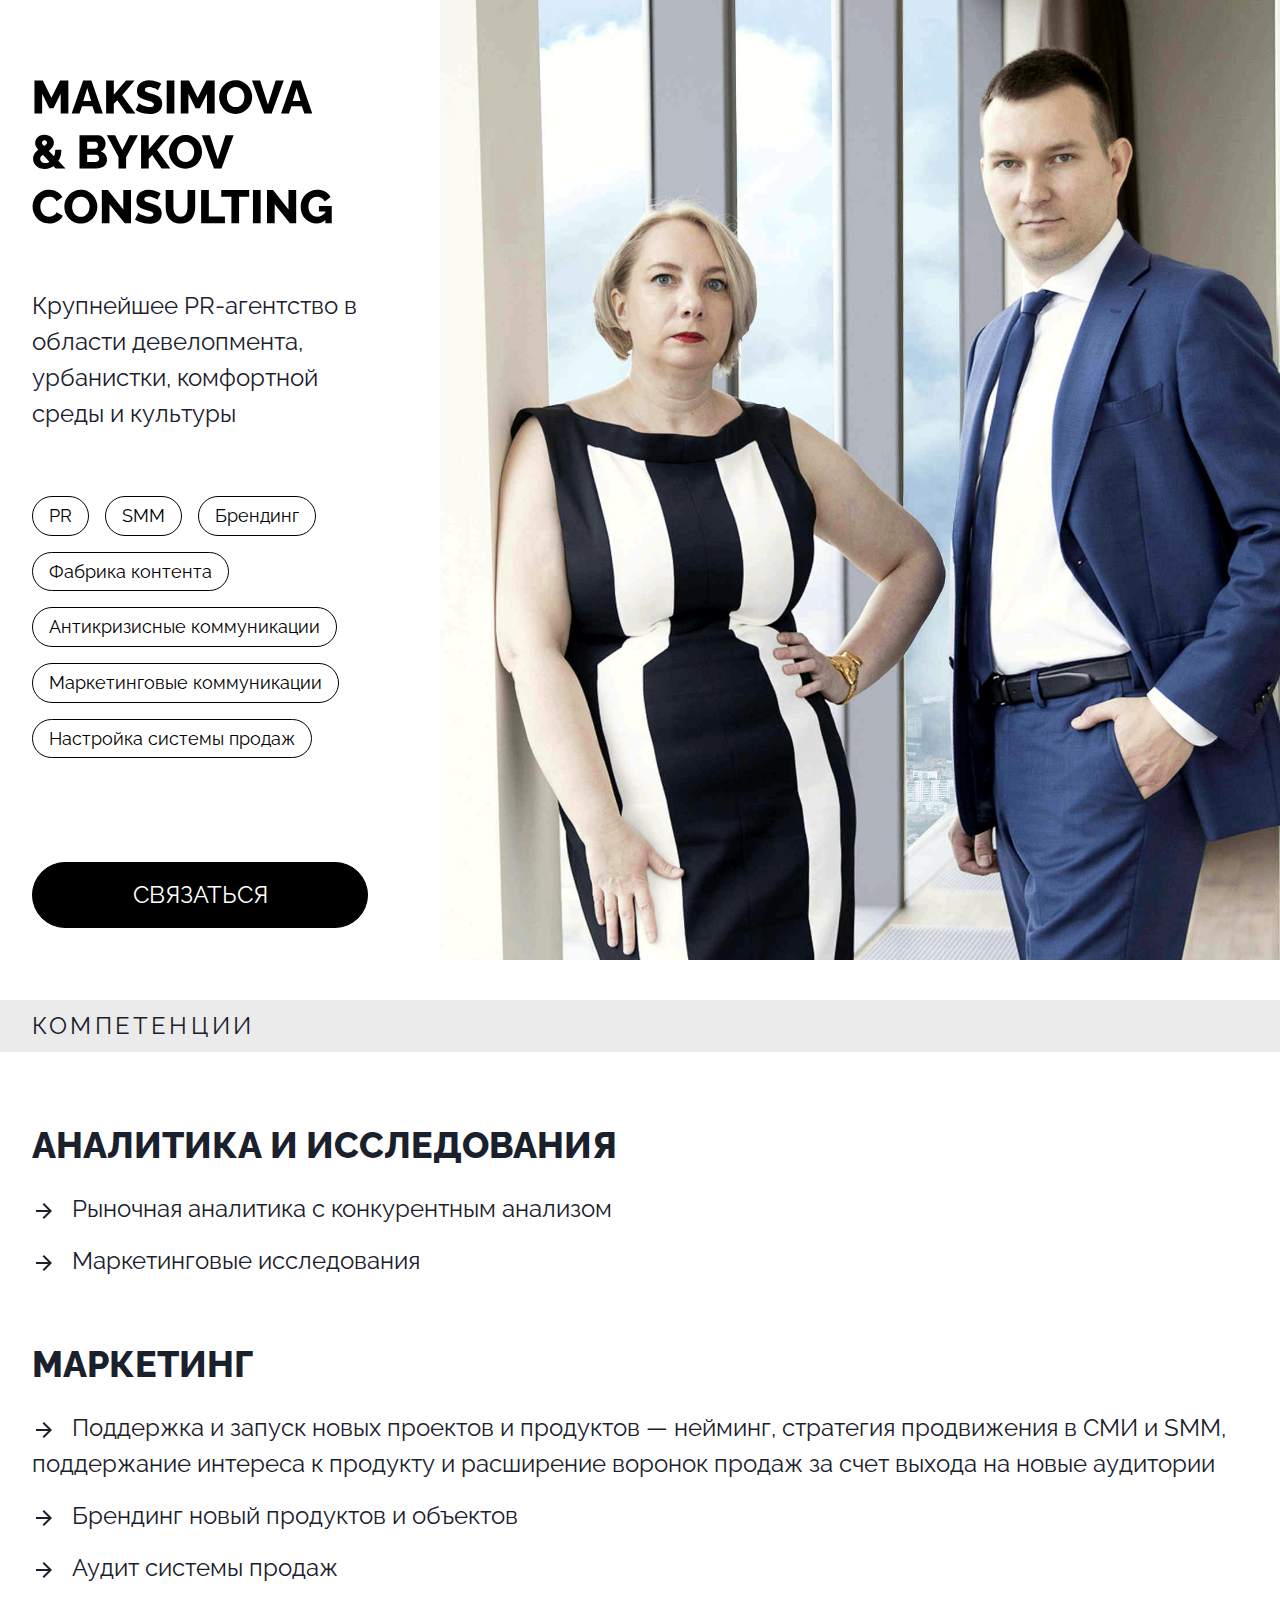
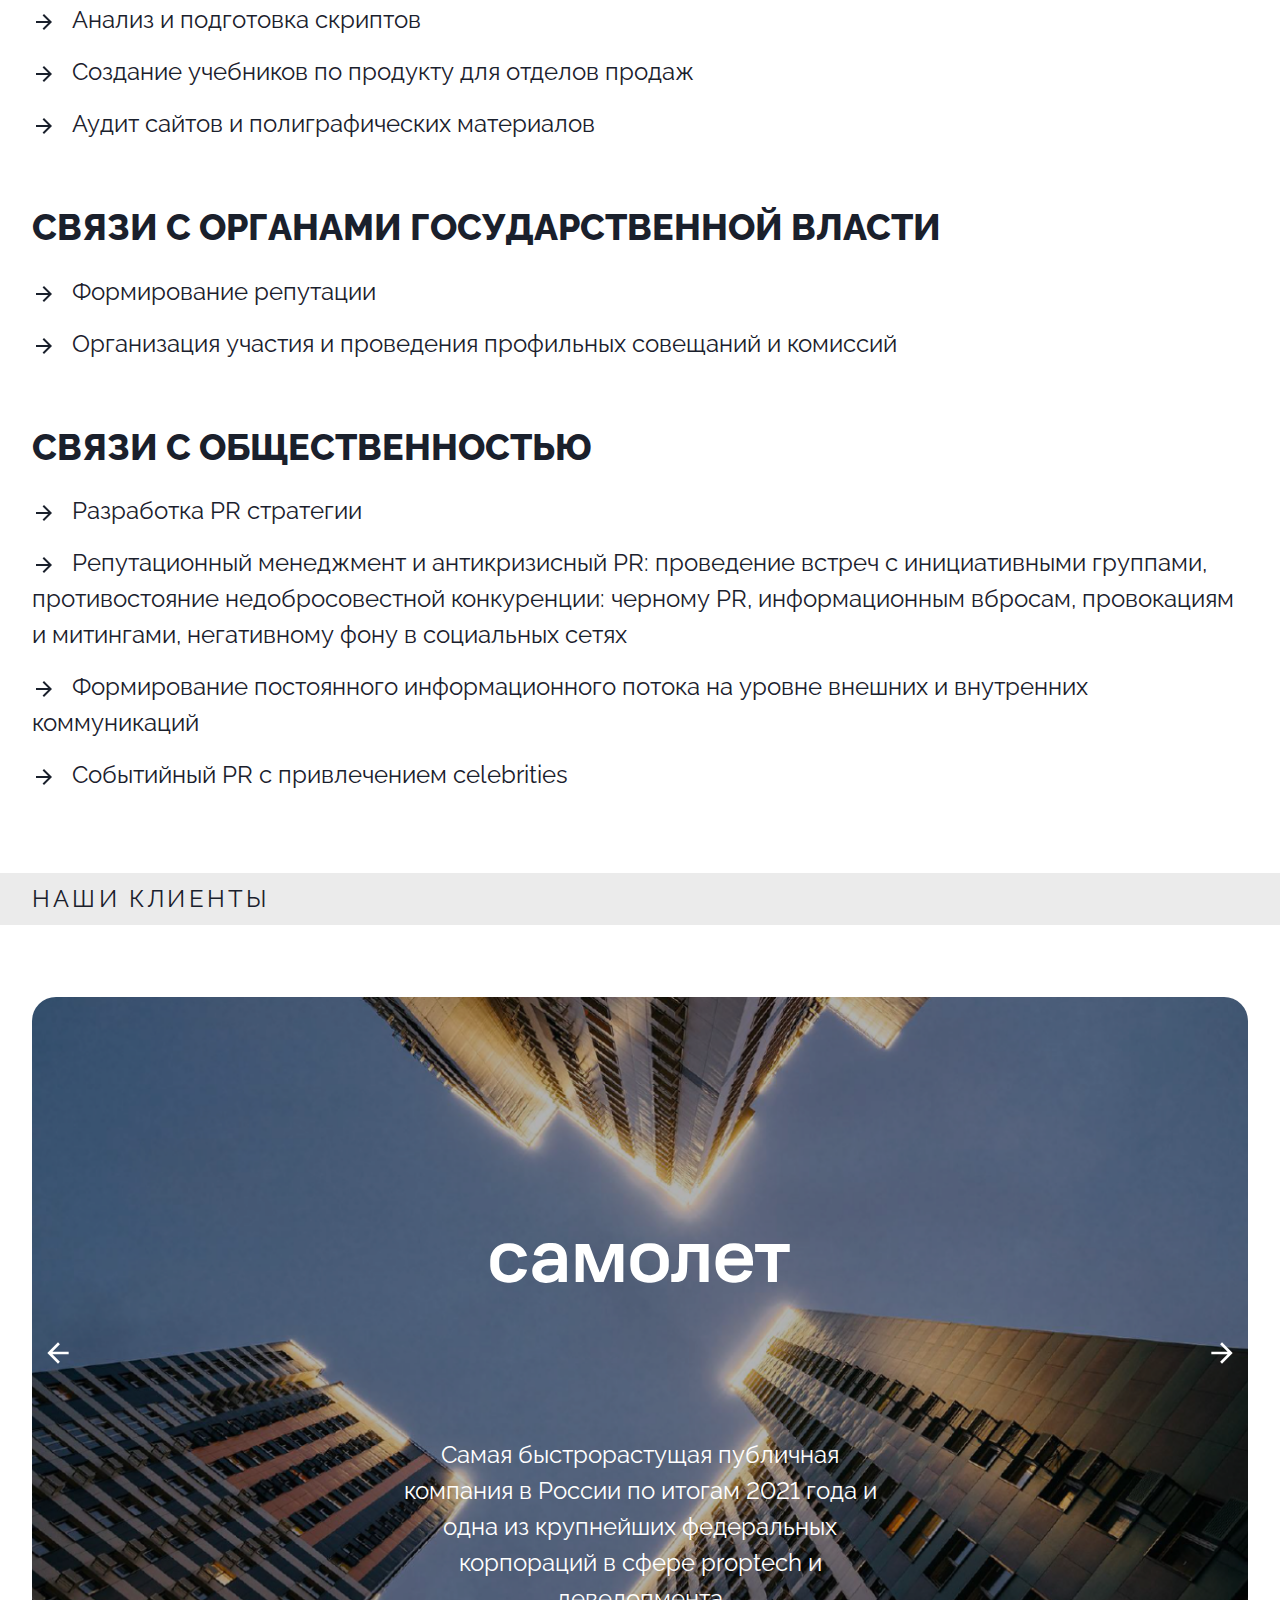
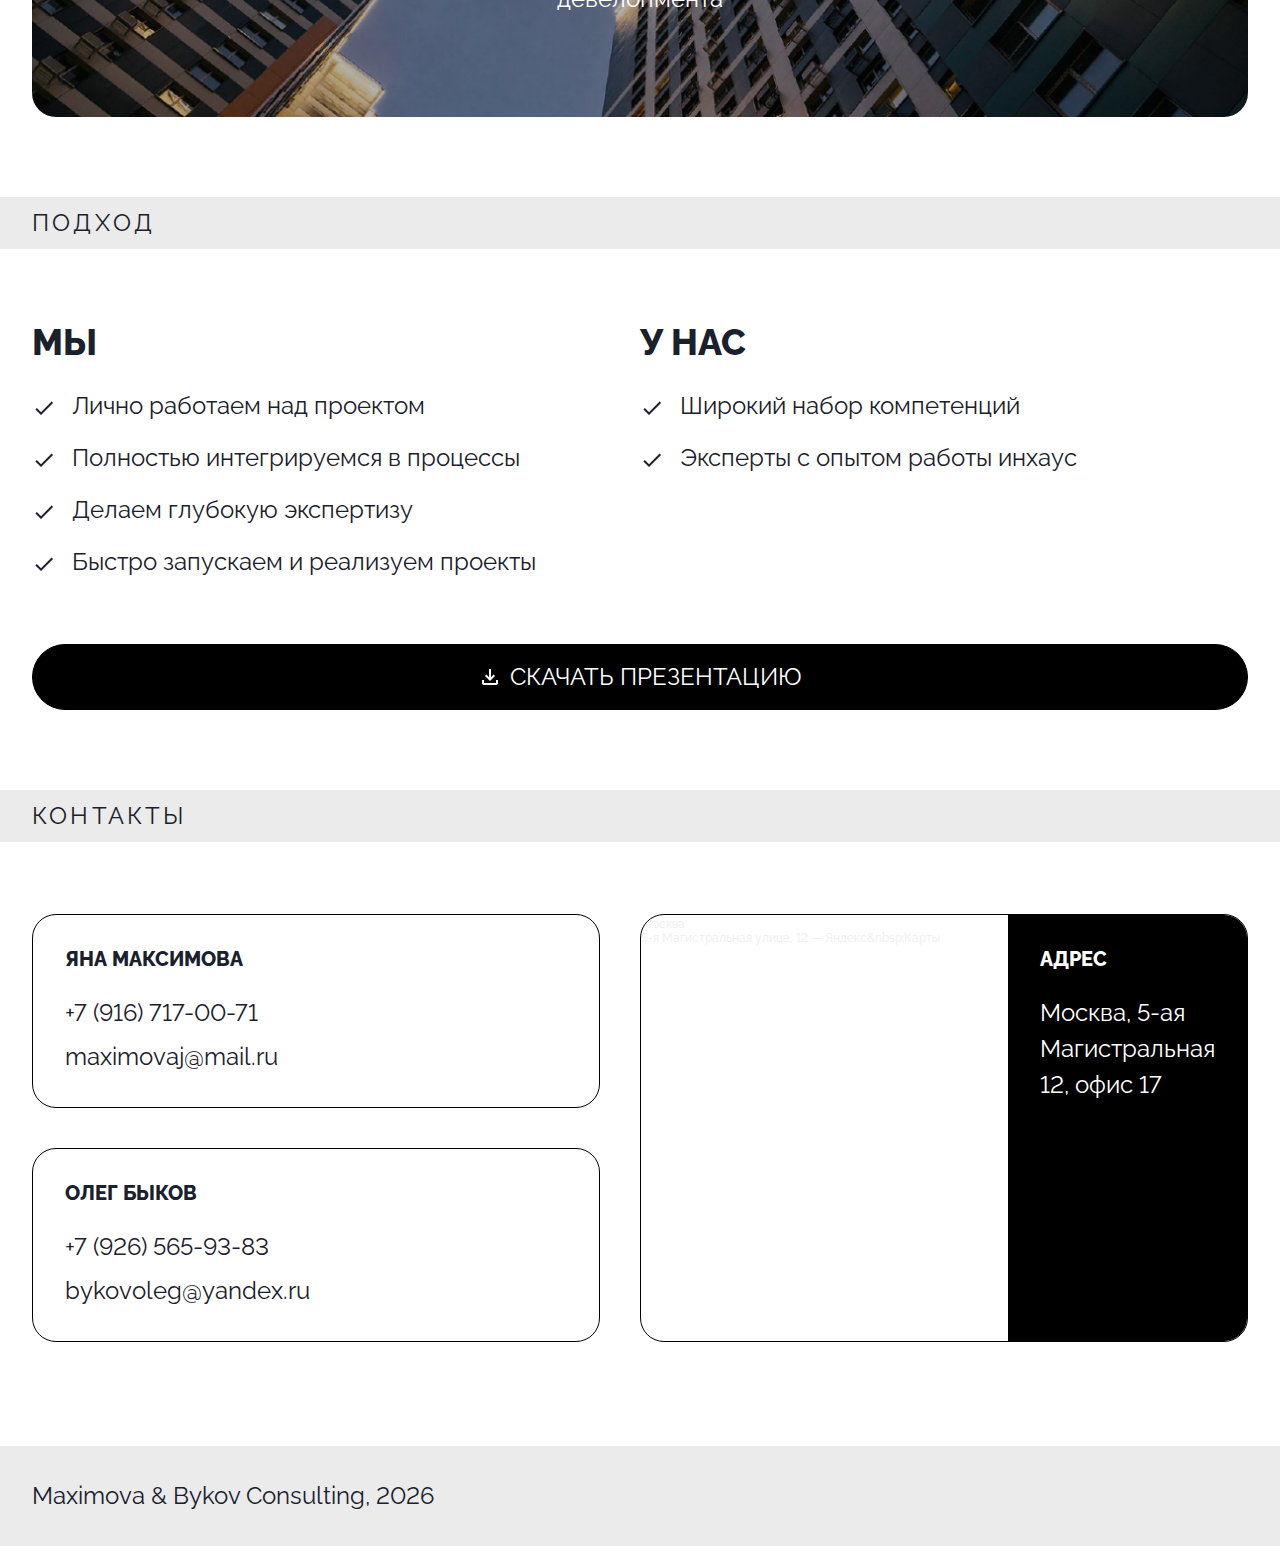
<file: index.html>
<!DOCTYPE html><html><head><meta charSet="utf-8"/><meta http-equiv="x-ua-compatible" content="ie=edge"/><meta name="viewport" content="width=device-width, initial-scale=1, shrink-to-fit=no"/><meta name="generator" content="Gatsby 5.12.8"/><style data-href="/styles.53310b43b61956d59710.css" data-identity="gatsby-global-css">@font-face{font-display:swap;font-family:Raleway;font-style:normal;font-weight:800;src:url(/static/raleway-cyrillic-ext-800-normal-8bd46405715058bb5a1ce9380025fa1d.woff2) format("woff2"),url(/static/raleway-cyrillic-ext-800-normal-470072ebaa1bf9ab994a244d18fc7860.woff) format("woff");unicode-range:u+0460-052f,u+1c80-1c88,u+20b4,u+2de0-2dff,u+a640-a69f,u+fe2e-fe2f}@font-face{font-display:swap;font-family:Raleway;font-style:normal;font-weight:800;src:url(/static/raleway-cyrillic-800-normal-f07d123aa9babf473800722869691b31.woff2) format("woff2"),url(/static/raleway-cyrillic-800-normal-b55fd29beb3cbd5dd31bc345f7ac1c65.woff) format("woff");unicode-range:u+0301,u+0400-045f,u+0490-0491,u+04b0-04b1,u+2116}@font-face{font-display:swap;font-family:Raleway;font-style:normal;font-weight:800;src:url([data-uri]) format("woff2"),url([data-uri]) format("woff");unicode-range:u+0102-0103,u+0110-0111,u+0128-0129,u+0168-0169,u+01a0-01a1,u+01af-01b0,u+0300-0301,u+0303-0304,u+0308-0309,u+0323,u+0329,u+1ea0-1ef9,u+20ab}@font-face{font-display:swap;font-family:Raleway;font-style:normal;font-weight:800;src:url(/static/raleway-latin-ext-800-normal-570ceb485f2134963986589231f7c74f.woff2) format("woff2"),url(/static/raleway-latin-ext-800-normal-54626fe82a9c88d47461328fe69b28df.woff) format("woff");unicode-range:u+0100-02af,u+0300-0301,u+0303-0304,u+0308-0309,u+0323,u+0329,u+1e??,u+2020,u+20a0-20ab,u+20ad-20cf,u+2113,u+2c60-2c7f,u+a720-a7ff}@font-face{font-display:swap;font-family:Raleway;font-style:normal;font-weight:800;src:url(/static/raleway-latin-800-normal-ba3f0b7fc79d665ac76be6894813314b.woff2) format("woff2"),url(/static/raleway-latin-800-normal-932fa627cc96c57125cfc09d0f9abff7.woff) format("woff");unicode-range:u+00??,u+0131,u+0152-0153,u+02bb-02bc,u+02c6,u+02da,u+02dc,u+0300-0301,u+0303-0304,u+0308-0309,u+0323,u+0329,u+2000-206f,u+2074,u+20ac,u+2122,u+2191,u+2193,u+2212,u+2215,u+feff,u+fffd}@font-face{font-display:swap;font-family:Raleway;font-style:normal;font-weight:400;src:url(/static/raleway-cyrillic-ext-400-normal-afca160d632851197a24533e0f687e81.woff2) format("woff2"),url(/static/raleway-cyrillic-ext-400-normal-3fe761aa550d5f8c488bd55e8396cb57.woff) format("woff");unicode-range:u+0460-052f,u+1c80-1c88,u+20b4,u+2de0-2dff,u+a640-a69f,u+fe2e-fe2f}@font-face{font-display:swap;font-family:Raleway;font-style:normal;font-weight:400;src:url(/static/raleway-cyrillic-400-normal-f7d0cc4bf9cf8da4f0238f19191229c9.woff2) format("woff2"),url(/static/raleway-cyrillic-400-normal-596f69b001d3381458f0c554a30082df.woff) format("woff");unicode-range:u+0301,u+0400-045f,u+0490-0491,u+04b0-04b1,u+2116}@font-face{font-display:swap;font-family:Raleway;font-style:normal;font-weight:400;src:url([data-uri]) format("woff2"),url([data-uri]) format("woff");unicode-range:u+0102-0103,u+0110-0111,u+0128-0129,u+0168-0169,u+01a0-01a1,u+01af-01b0,u+0300-0301,u+0303-0304,u+0308-0309,u+0323,u+0329,u+1ea0-1ef9,u+20ab}@font-face{font-display:swap;font-family:Raleway;font-style:normal;font-weight:400;src:url(/static/raleway-latin-ext-400-normal-e2c3693083a044bed680145a6dc368dc.woff2) format("woff2"),url(/static/raleway-latin-ext-400-normal-6c8200d3b5488e4fc34d4db6e1756280.woff) format("woff");unicode-range:u+0100-02af,u+0300-0301,u+0303-0304,u+0308-0309,u+0323,u+0329,u+1e??,u+2020,u+20a0-20ab,u+20ad-20cf,u+2113,u+2c60-2c7f,u+a720-a7ff}@font-face{font-display:swap;font-family:Raleway;font-style:normal;font-weight:400;src:url(/static/raleway-latin-400-normal-0bdecdd83e78d540c29758a4c91880e6.woff2) format("woff2"),url(/static/raleway-latin-400-normal-75844a725e6fe5bd29929bcd775eec43.woff) format("woff");unicode-range:u+00??,u+0131,u+0152-0153,u+02bb-02bc,u+02c6,u+02da,u+02dc,u+0300-0301,u+0303-0304,u+0308-0309,u+0323,u+0329,u+2000-206f,u+2074,u+20ac,u+2122,u+2191,u+2193,u+2212,u+2215,u+feff,u+fffd}.heading-tab{display:inline-block;letter-spacing:.2rem;text-transform:uppercase}.react-slideshow-container{align-items:center;display:flex;position:relative}.react-slideshow-container .nav{cursor:pointer;position:absolute;z-index:10}.react-slideshow-container .nav:first-of-type{left:0}.react-slideshow-container .nav:last-of-type{right:0}.react-slideshow-container .default-nav{align-items:center;background:hsla(0,0%,100%,.6);border:0;border-radius:50%;color:#fff;display:flex;height:30px;justify-content:center;text-align:center;width:30px}.react-slideshow-container .default-nav:focus,.react-slideshow-container .default-nav:hover{background:#fff;color:#666;outline:0}.react-slideshow-container .default-nav.disabled:hover{cursor:not-allowed}.react-slideshow-container .default-nav:first-of-type{border-right:0;border-top:0;margin-right:-30px}.react-slideshow-container .default-nav:last-of-type{margin-left:-30px}.react-slideshow-container+ul.indicators{display:flex;flex-wrap:wrap;justify-content:center;margin-top:20px}.react-slideshow-container+ul.indicators li{display:inline-block;height:7px;margin:0;padding:5px;position:relative;width:7px}.react-slideshow-container+ul.indicators .each-slideshow-indicator{background:transparent;border:0;color:transparent;cursor:pointer;opacity:.25}.react-slideshow-container+ul.indicators .each-slideshow-indicator:before{background:#000;border-radius:50%;content:"";height:7px;left:0;position:absolute;text-align:center;top:0;width:7px}.react-slideshow-container+ul.indicators .each-slideshow-indicator.active,.react-slideshow-container+ul.indicators .each-slideshow-indicator:hover{opacity:.75;outline:0}.react-slideshow-fadezoom-wrapper{overflow:hidden;width:100%}.react-slideshow-fadezoom-wrapper .react-slideshow-fadezoom-images-wrap{display:flex;flex-wrap:wrap}.react-slideshow-fadezoom-wrapper .react-slideshow-fadezoom-images-wrap>div{opacity:0;position:relative}.react-slideshow-wrapper .react-slideshow-fade-images-wrap>div[aria-hidden=true]{display:none}.react-slideshow-wrapper.slide{overflow:hidden;width:100%}.react-slideshow-wrapper .images-wrap.horizontal{display:flex;flex-wrap:wrap}.react-slideshow-wrapper .images-wrap>div[aria-hidden=true]{display:none}</style><link rel="icon" href="/favicon-32x32.png?v=3ef9a4de05ff66ae67ee013517ed6e59" type="image/png"/><link rel="icon" href="/favicon.svg?v=3ef9a4de05ff66ae67ee013517ed6e59" type="image/svg+xml"/><link rel="manifest" href="/manifest.webmanifest" crossorigin="anonymous"/><link rel="apple-touch-icon" sizes="48x48" href="/icons/icon-48x48.png?v=3ef9a4de05ff66ae67ee013517ed6e59"/><link rel="apple-touch-icon" sizes="72x72" href="/icons/icon-72x72.png?v=3ef9a4de05ff66ae67ee013517ed6e59"/><link rel="apple-touch-icon" sizes="96x96" href="/icons/icon-96x96.png?v=3ef9a4de05ff66ae67ee013517ed6e59"/><link rel="apple-touch-icon" sizes="144x144" href="/icons/icon-144x144.png?v=3ef9a4de05ff66ae67ee013517ed6e59"/><link rel="apple-touch-icon" sizes="192x192" href="/icons/icon-192x192.png?v=3ef9a4de05ff66ae67ee013517ed6e59"/><link rel="apple-touch-icon" sizes="256x256" href="/icons/icon-256x256.png?v=3ef9a4de05ff66ae67ee013517ed6e59"/><link rel="apple-touch-icon" sizes="384x384" href="/icons/icon-384x384.png?v=3ef9a4de05ff66ae67ee013517ed6e59"/><link rel="apple-touch-icon" sizes="512x512" href="/icons/icon-512x512.png?v=3ef9a4de05ff66ae67ee013517ed6e59"/><style data-emotion="css-global 1k2pv6b" data-gatsby-head="true">:host,:root,[data-theme]{--chakra-ring-inset:var(--chakra-empty,/*!*/ /*!*/);--chakra-ring-offset-width:0px;--chakra-ring-offset-color:#fff;--chakra-ring-color:rgba(66, 153, 225, 0.6);--chakra-ring-offset-shadow:0 0 #0000;--chakra-ring-shadow:0 0 #0000;--chakra-space-x-reverse:0;--chakra-space-y-reverse:0;--chakra-colors-transparent:transparent;--chakra-colors-current:currentColor;--chakra-colors-black:#000000;--chakra-colors-white:#FFFFFF;--chakra-colors-whiteAlpha-50:rgba(255, 255, 255, 0.04);--chakra-colors-whiteAlpha-100:rgba(255, 255, 255, 0.06);--chakra-colors-whiteAlpha-200:rgba(255, 255, 255, 0.08);--chakra-colors-whiteAlpha-300:rgba(255, 255, 255, 0.16);--chakra-colors-whiteAlpha-400:rgba(255, 255, 255, 0.24);--chakra-colors-whiteAlpha-500:rgba(255, 255, 255, 0.36);--chakra-colors-whiteAlpha-600:rgba(255, 255, 255, 0.48);--chakra-colors-whiteAlpha-700:rgba(255, 255, 255, 0.64);--chakra-colors-whiteAlpha-800:rgba(255, 255, 255, 0.80);--chakra-colors-whiteAlpha-900:rgba(255, 255, 255, 0.92);--chakra-colors-blackAlpha-50:rgba(0, 0, 0, 0.04);--chakra-colors-blackAlpha-100:rgba(0, 0, 0, 0.06);--chakra-colors-blackAlpha-200:rgba(0, 0, 0, 0.08);--chakra-colors-blackAlpha-300:rgba(0, 0, 0, 0.16);--chakra-colors-blackAlpha-400:rgba(0, 0, 0, 0.24);--chakra-colors-blackAlpha-500:rgba(0, 0, 0, 0.36);--chakra-colors-blackAlpha-600:rgba(0, 0, 0, 0.48);--chakra-colors-blackAlpha-700:rgba(0, 0, 0, 0.64);--chakra-colors-blackAlpha-800:rgba(0, 0, 0, 0.80);--chakra-colors-blackAlpha-900:rgba(0, 0, 0, 0.92);--chakra-colors-gray-50:#F7FAFC;--chakra-colors-gray-100:#EDF2F7;--chakra-colors-gray-200:#E2E8F0;--chakra-colors-gray-300:#CBD5E0;--chakra-colors-gray-400:#A0AEC0;--chakra-colors-gray-500:#718096;--chakra-colors-gray-600:#4A5568;--chakra-colors-gray-700:#2D3748;--chakra-colors-gray-800:#1A202C;--chakra-colors-gray-900:#171923;--chakra-colors-red-50:#FFF5F5;--chakra-colors-red-100:#FED7D7;--chakra-colors-red-200:#FEB2B2;--chakra-colors-red-300:#FC8181;--chakra-colors-red-400:#F56565;--chakra-colors-red-500:#E53E3E;--chakra-colors-red-600:#C53030;--chakra-colors-red-700:#9B2C2C;--chakra-colors-red-800:#822727;--chakra-colors-red-900:#63171B;--chakra-colors-orange-50:#FFFAF0;--chakra-colors-orange-100:#FEEBC8;--chakra-colors-orange-200:#FBD38D;--chakra-colors-orange-300:#F6AD55;--chakra-colors-orange-400:#ED8936;--chakra-colors-orange-500:#DD6B20;--chakra-colors-orange-600:#C05621;--chakra-colors-orange-700:#9C4221;--chakra-colors-orange-800:#7B341E;--chakra-colors-orange-900:#652B19;--chakra-colors-yellow-50:#FFFFF0;--chakra-colors-yellow-100:#FEFCBF;--chakra-colors-yellow-200:#FAF089;--chakra-colors-yellow-300:#F6E05E;--chakra-colors-yellow-400:#ECC94B;--chakra-colors-yellow-500:#D69E2E;--chakra-colors-yellow-600:#B7791F;--chakra-colors-yellow-700:#975A16;--chakra-colors-yellow-800:#744210;--chakra-colors-yellow-900:#5F370E;--chakra-colors-green-50:#F0FFF4;--chakra-colors-green-100:#C6F6D5;--chakra-colors-green-200:#9AE6B4;--chakra-colors-green-300:#68D391;--chakra-colors-green-400:#48BB78;--chakra-colors-green-500:#38A169;--chakra-colors-green-600:#2F855A;--chakra-colors-green-700:#276749;--chakra-colors-green-800:#22543D;--chakra-colors-green-900:#1C4532;--chakra-colors-teal-50:#E6FFFA;--chakra-colors-teal-100:#B2F5EA;--chakra-colors-teal-200:#81E6D9;--chakra-colors-teal-300:#4FD1C5;--chakra-colors-teal-400:#38B2AC;--chakra-colors-teal-500:#319795;--chakra-colors-teal-600:#2C7A7B;--chakra-colors-teal-700:#285E61;--chakra-colors-teal-800:#234E52;--chakra-colors-teal-900:#1D4044;--chakra-colors-blue-50:#ebf8ff;--chakra-colors-blue-100:#bee3f8;--chakra-colors-blue-200:#90cdf4;--chakra-colors-blue-300:#63b3ed;--chakra-colors-blue-400:#4299e1;--chakra-colors-blue-500:#3182ce;--chakra-colors-blue-600:#2b6cb0;--chakra-colors-blue-700:#2c5282;--chakra-colors-blue-800:#2a4365;--chakra-colors-blue-900:#1A365D;--chakra-colors-cyan-50:#EDFDFD;--chakra-colors-cyan-100:#C4F1F9;--chakra-colors-cyan-200:#9DECF9;--chakra-colors-cyan-300:#76E4F7;--chakra-colors-cyan-400:#0BC5EA;--chakra-colors-cyan-500:#00B5D8;--chakra-colors-cyan-600:#00A3C4;--chakra-colors-cyan-700:#0987A0;--chakra-colors-cyan-800:#086F83;--chakra-colors-cyan-900:#065666;--chakra-colors-purple-50:#FAF5FF;--chakra-colors-purple-100:#E9D8FD;--chakra-colors-purple-200:#D6BCFA;--chakra-colors-purple-300:#B794F4;--chakra-colors-purple-400:#9F7AEA;--chakra-colors-purple-500:#805AD5;--chakra-colors-purple-600:#6B46C1;--chakra-colors-purple-700:#553C9A;--chakra-colors-purple-800:#44337A;--chakra-colors-purple-900:#322659;--chakra-colors-pink-50:#FFF5F7;--chakra-colors-pink-100:#FED7E2;--chakra-colors-pink-200:#FBB6CE;--chakra-colors-pink-300:#F687B3;--chakra-colors-pink-400:#ED64A6;--chakra-colors-pink-500:#D53F8C;--chakra-colors-pink-600:#B83280;--chakra-colors-pink-700:#97266D;--chakra-colors-pink-800:#702459;--chakra-colors-pink-900:#521B41;--chakra-colors-linkedin-50:#E8F4F9;--chakra-colors-linkedin-100:#CFEDFB;--chakra-colors-linkedin-200:#9BDAF3;--chakra-colors-linkedin-300:#68C7EC;--chakra-colors-linkedin-400:#34B3E4;--chakra-colors-linkedin-500:#00A0DC;--chakra-colors-linkedin-600:#008CC9;--chakra-colors-linkedin-700:#0077B5;--chakra-colors-linkedin-800:#005E93;--chakra-colors-linkedin-900:#004471;--chakra-colors-facebook-50:#E8F4F9;--chakra-colors-facebook-100:#D9DEE9;--chakra-colors-facebook-200:#B7C2DA;--chakra-colors-facebook-300:#6482C0;--chakra-colors-facebook-400:#4267B2;--chakra-colors-facebook-500:#385898;--chakra-colors-facebook-600:#314E89;--chakra-colors-facebook-700:#29487D;--chakra-colors-facebook-800:#223B67;--chakra-colors-facebook-900:#1E355B;--chakra-colors-messenger-50:#D0E6FF;--chakra-colors-messenger-100:#B9DAFF;--chakra-colors-messenger-200:#A2CDFF;--chakra-colors-messenger-300:#7AB8FF;--chakra-colors-messenger-400:#2E90FF;--chakra-colors-messenger-500:#0078FF;--chakra-colors-messenger-600:#0063D1;--chakra-colors-messenger-700:#0052AC;--chakra-colors-messenger-800:#003C7E;--chakra-colors-messenger-900:#002C5C;--chakra-colors-whatsapp-50:#dffeec;--chakra-colors-whatsapp-100:#b9f5d0;--chakra-colors-whatsapp-200:#90edb3;--chakra-colors-whatsapp-300:#65e495;--chakra-colors-whatsapp-400:#3cdd78;--chakra-colors-whatsapp-500:#22c35e;--chakra-colors-whatsapp-600:#179848;--chakra-colors-whatsapp-700:#0c6c33;--chakra-colors-whatsapp-800:#01421c;--chakra-colors-whatsapp-900:#001803;--chakra-colors-twitter-50:#E5F4FD;--chakra-colors-twitter-100:#C8E9FB;--chakra-colors-twitter-200:#A8DCFA;--chakra-colors-twitter-300:#83CDF7;--chakra-colors-twitter-400:#57BBF5;--chakra-colors-twitter-500:#1DA1F2;--chakra-colors-twitter-600:#1A94DA;--chakra-colors-twitter-700:#1681BF;--chakra-colors-twitter-800:#136B9E;--chakra-colors-twitter-900:#0D4D71;--chakra-colors-telegram-50:#E3F2F9;--chakra-colors-telegram-100:#C5E4F3;--chakra-colors-telegram-200:#A2D4EC;--chakra-colors-telegram-300:#7AC1E4;--chakra-colors-telegram-400:#47A9DA;--chakra-colors-telegram-500:#0088CC;--chakra-colors-telegram-600:#007AB8;--chakra-colors-telegram-700:#006BA1;--chakra-colors-telegram-800:#005885;--chakra-colors-telegram-900:#003F5E;--chakra-colors-primary:blue;--chakra-borders-none:0;--chakra-borders-1px:1px solid;--chakra-borders-2px:2px solid;--chakra-borders-4px:4px solid;--chakra-borders-8px:8px solid;--chakra-fonts-heading:'Raleway',sans-serif;--chakra-fonts-body:'Raleway',sans-serif;--chakra-fonts-mono:SFMono-Regular,Menlo,Monaco,Consolas,"Liberation Mono","Courier New",monospace;--chakra-fontSizes-3xs:0.45rem;--chakra-fontSizes-2xs:0.625rem;--chakra-fontSizes-xs:0.75rem;--chakra-fontSizes-sm:0.875rem;--chakra-fontSizes-md:1rem;--chakra-fontSizes-lg:1.125rem;--chakra-fontSizes-xl:1.25rem;--chakra-fontSizes-2xl:1.5rem;--chakra-fontSizes-3xl:1.875rem;--chakra-fontSizes-4xl:2.25rem;--chakra-fontSizes-5xl:3rem;--chakra-fontSizes-6xl:3.75rem;--chakra-fontSizes-7xl:4.5rem;--chakra-fontSizes-8xl:6rem;--chakra-fontSizes-9xl:8rem;--chakra-fontWeights-hairline:100;--chakra-fontWeights-thin:200;--chakra-fontWeights-light:300;--chakra-fontWeights-normal:400;--chakra-fontWeights-medium:500;--chakra-fontWeights-semibold:600;--chakra-fontWeights-bold:800;--chakra-fontWeights-extrabold:800;--chakra-fontWeights-black:900;--chakra-letterSpacings-tighter:-0.05em;--chakra-letterSpacings-tight:-0.025em;--chakra-letterSpacings-normal:0;--chakra-letterSpacings-wide:0.025em;--chakra-letterSpacings-wider:0.05em;--chakra-letterSpacings-widest:0.1em;--chakra-lineHeights-3:.75rem;--chakra-lineHeights-4:1rem;--chakra-lineHeights-5:1.25rem;--chakra-lineHeights-6:1.5rem;--chakra-lineHeights-7:1.75rem;--chakra-lineHeights-8:2rem;--chakra-lineHeights-9:2.25rem;--chakra-lineHeights-10:2.5rem;--chakra-lineHeights-normal:normal;--chakra-lineHeights-none:1;--chakra-lineHeights-shorter:1.25;--chakra-lineHeights-short:1.375;--chakra-lineHeights-base:1.5;--chakra-lineHeights-tall:1.625;--chakra-lineHeights-taller:2;--chakra-radii-none:0;--chakra-radii-sm:0.125rem;--chakra-radii-base:0.25rem;--chakra-radii-md:0.375rem;--chakra-radii-lg:0.5rem;--chakra-radii-xl:0.75rem;--chakra-radii-2xl:1rem;--chakra-radii-3xl:1.5rem;--chakra-radii-full:9999px;--chakra-space-1:0.25rem;--chakra-space-2:0.5rem;--chakra-space-3:0.75rem;--chakra-space-4:1rem;--chakra-space-5:1.25rem;--chakra-space-6:1.5rem;--chakra-space-7:1.75rem;--chakra-space-8:2rem;--chakra-space-9:2.25rem;--chakra-space-10:2.5rem;--chakra-space-12:3rem;--chakra-space-14:3.5rem;--chakra-space-16:4rem;--chakra-space-20:5rem;--chakra-space-24:6rem;--chakra-space-28:7rem;--chakra-space-32:8rem;--chakra-space-36:9rem;--chakra-space-40:10rem;--chakra-space-44:11rem;--chakra-space-48:12rem;--chakra-space-52:13rem;--chakra-space-56:14rem;--chakra-space-60:15rem;--chakra-space-64:16rem;--chakra-space-72:18rem;--chakra-space-80:20rem;--chakra-space-96:24rem;--chakra-space-px:1px;--chakra-space-0-5:0.125rem;--chakra-space-1-5:0.375rem;--chakra-space-2-5:0.625rem;--chakra-space-3-5:0.875rem;--chakra-shadows-xs:0 0 0 1px rgba(0, 0, 0, 0.05);--chakra-shadows-sm:0 1px 2px 0 rgba(0, 0, 0, 0.05);--chakra-shadows-base:0 1px 3px 0 rgba(0, 0, 0, 0.1),0 1px 2px 0 rgba(0, 0, 0, 0.06);--chakra-shadows-md:0 4px 6px -1px rgba(0, 0, 0, 0.1),0 2px 4px -1px rgba(0, 0, 0, 0.06);--chakra-shadows-lg:0 10px 15px -3px rgba(0, 0, 0, 0.1),0 4px 6px -2px rgba(0, 0, 0, 0.05);--chakra-shadows-xl:0 20px 25px -5px rgba(0, 0, 0, 0.1),0 10px 10px -5px rgba(0, 0, 0, 0.04);--chakra-shadows-2xl:0 25px 50px -12px rgba(0, 0, 0, 0.25);--chakra-shadows-outline:0 0 0 3px rgba(66, 153, 225, 0.6);--chakra-shadows-inner:inset 0 2px 4px 0 rgba(0,0,0,0.06);--chakra-shadows-none:none;--chakra-shadows-dark-lg:rgba(0, 0, 0, 0.1) 0px 0px 0px 1px,rgba(0, 0, 0, 0.2) 0px 5px 10px,rgba(0, 0, 0, 0.4) 0px 15px 40px;--chakra-sizes-1:0.25rem;--chakra-sizes-2:0.5rem;--chakra-sizes-3:0.75rem;--chakra-sizes-4:1rem;--chakra-sizes-5:1.25rem;--chakra-sizes-6:1.5rem;--chakra-sizes-7:1.75rem;--chakra-sizes-8:2rem;--chakra-sizes-9:2.25rem;--chakra-sizes-10:2.5rem;--chakra-sizes-12:3rem;--chakra-sizes-14:3.5rem;--chakra-sizes-16:4rem;--chakra-sizes-20:5rem;--chakra-sizes-24:6rem;--chakra-sizes-28:7rem;--chakra-sizes-32:8rem;--chakra-sizes-36:9rem;--chakra-sizes-40:10rem;--chakra-sizes-44:11rem;--chakra-sizes-48:12rem;--chakra-sizes-52:13rem;--chakra-sizes-56:14rem;--chakra-sizes-60:15rem;--chakra-sizes-64:16rem;--chakra-sizes-72:18rem;--chakra-sizes-80:20rem;--chakra-sizes-96:24rem;--chakra-sizes-px:1px;--chakra-sizes-0-5:0.125rem;--chakra-sizes-1-5:0.375rem;--chakra-sizes-2-5:0.625rem;--chakra-sizes-3-5:0.875rem;--chakra-sizes-max:max-content;--chakra-sizes-min:min-content;--chakra-sizes-full:100%;--chakra-sizes-3xs:14rem;--chakra-sizes-2xs:16rem;--chakra-sizes-xs:20rem;--chakra-sizes-sm:24rem;--chakra-sizes-md:28rem;--chakra-sizes-lg:32rem;--chakra-sizes-xl:36rem;--chakra-sizes-2xl:42rem;--chakra-sizes-3xl:48rem;--chakra-sizes-4xl:56rem;--chakra-sizes-5xl:64rem;--chakra-sizes-6xl:72rem;--chakra-sizes-7xl:80rem;--chakra-sizes-8xl:90rem;--chakra-sizes-prose:60ch;--chakra-sizes-container-sm:640px;--chakra-sizes-container-md:768px;--chakra-sizes-container-lg:1024px;--chakra-sizes-container-xl:1280px;--chakra-zIndices-hide:-1;--chakra-zIndices-auto:auto;--chakra-zIndices-base:0;--chakra-zIndices-docked:10;--chakra-zIndices-dropdown:1000;--chakra-zIndices-sticky:1100;--chakra-zIndices-banner:1200;--chakra-zIndices-overlay:1300;--chakra-zIndices-modal:1400;--chakra-zIndices-popover:1500;--chakra-zIndices-skipLink:1600;--chakra-zIndices-toast:1700;--chakra-zIndices-tooltip:1800;--chakra-transition-property-common:background-color,border-color,color,fill,stroke,opacity,box-shadow,transform;--chakra-transition-property-colors:background-color,border-color,color,fill,stroke;--chakra-transition-property-dimensions:width,height;--chakra-transition-property-position:left,right,top,bottom;--chakra-transition-property-background:background-color,background-image,background-position;--chakra-transition-easing-ease-in:cubic-bezier(0.4, 0, 1, 1);--chakra-transition-easing-ease-out:cubic-bezier(0, 0, 0.2, 1);--chakra-transition-easing-ease-in-out:cubic-bezier(0.4, 0, 0.2, 1);--chakra-transition-duration-ultra-fast:50ms;--chakra-transition-duration-faster:100ms;--chakra-transition-duration-fast:150ms;--chakra-transition-duration-normal:200ms;--chakra-transition-duration-slow:300ms;--chakra-transition-duration-slower:400ms;--chakra-transition-duration-ultra-slow:500ms;--chakra-blur-none:0;--chakra-blur-sm:4px;--chakra-blur-base:8px;--chakra-blur-md:12px;--chakra-blur-lg:16px;--chakra-blur-xl:24px;--chakra-blur-2xl:40px;--chakra-blur-3xl:64px;--chakra-breakpoints-base:0em;--chakra-breakpoints-sm:30em;--chakra-breakpoints-md:48em;--chakra-breakpoints-lg:62em;--chakra-breakpoints-xl:80em;--chakra-breakpoints-2xl:96em;}.chakra-ui-light :host:not([data-theme]),.chakra-ui-light :root:not([data-theme]),.chakra-ui-light [data-theme]:not([data-theme]),[data-theme=light] :host:not([data-theme]),[data-theme=light] :root:not([data-theme]),[data-theme=light] [data-theme]:not([data-theme]),:host[data-theme=light],:root[data-theme=light],[data-theme][data-theme=light]{--chakra-colors-chakra-body-text:var(--chakra-colors-gray-800);--chakra-colors-chakra-body-bg:var(--chakra-colors-white);--chakra-colors-chakra-border-color:var(--chakra-colors-gray-200);--chakra-colors-chakra-inverse-text:var(--chakra-colors-white);--chakra-colors-chakra-subtle-bg:var(--chakra-colors-gray-100);--chakra-colors-chakra-subtle-text:var(--chakra-colors-gray-600);--chakra-colors-chakra-placeholder-color:var(--chakra-colors-gray-500);}.chakra-ui-dark :host:not([data-theme]),.chakra-ui-dark :root:not([data-theme]),.chakra-ui-dark [data-theme]:not([data-theme]),[data-theme=dark] :host:not([data-theme]),[data-theme=dark] :root:not([data-theme]),[data-theme=dark] [data-theme]:not([data-theme]),:host[data-theme=dark],:root[data-theme=dark],[data-theme][data-theme=dark]{--chakra-colors-chakra-body-text:var(--chakra-colors-whiteAlpha-900);--chakra-colors-chakra-body-bg:var(--chakra-colors-gray-800);--chakra-colors-chakra-border-color:var(--chakra-colors-whiteAlpha-300);--chakra-colors-chakra-inverse-text:var(--chakra-colors-gray-800);--chakra-colors-chakra-subtle-bg:var(--chakra-colors-gray-700);--chakra-colors-chakra-subtle-text:var(--chakra-colors-gray-400);--chakra-colors-chakra-placeholder-color:var(--chakra-colors-whiteAlpha-400);}</style><style data-emotion="css-global fubdgu" data-gatsby-head="true">html{line-height:1.5;-webkit-text-size-adjust:100%;font-family:system-ui,sans-serif;-webkit-font-smoothing:antialiased;text-rendering:optimizeLegibility;-moz-osx-font-smoothing:grayscale;touch-action:manipulation;}body{position:relative;min-height:100%;margin:0;font-feature-settings:"kern";}:where(*, *::before, *::after){border-width:0;border-style:solid;box-sizing:border-box;word-wrap:break-word;}main{display:block;}hr{border-top-width:1px;box-sizing:content-box;height:0;overflow:visible;}:where(pre, code, kbd,samp){font-family:SFMono-Regular,Menlo,Monaco,Consolas,monospace;font-size:1em;}a{background-color:transparent;color:inherit;-webkit-text-decoration:inherit;text-decoration:inherit;}abbr[title]{border-bottom:none;-webkit-text-decoration:underline;text-decoration:underline;-webkit-text-decoration:underline dotted;-webkit-text-decoration:underline dotted;text-decoration:underline dotted;}:where(b, strong){font-weight:bold;}small{font-size:80%;}:where(sub,sup){font-size:75%;line-height:0;position:relative;vertical-align:baseline;}sub{bottom:-0.25em;}sup{top:-0.5em;}img{border-style:none;}:where(button, input, optgroup, select, textarea){font-family:inherit;font-size:100%;line-height:1.15;margin:0;}:where(button, input){overflow:visible;}:where(button, select){text-transform:none;}:where(
          button::-moz-focus-inner,
          [type="button"]::-moz-focus-inner,
          [type="reset"]::-moz-focus-inner,
          [type="submit"]::-moz-focus-inner
        ){border-style:none;padding:0;}fieldset{padding:0.35em 0.75em 0.625em;}legend{box-sizing:border-box;color:inherit;display:table;max-width:100%;padding:0;white-space:normal;}progress{vertical-align:baseline;}textarea{overflow:auto;}:where([type="checkbox"], [type="radio"]){box-sizing:border-box;padding:0;}input[type="number"]::-webkit-inner-spin-button,input[type="number"]::-webkit-outer-spin-button{-webkit-appearance:none!important;}input[type="number"]{-moz-appearance:textfield;}input[type="search"]{-webkit-appearance:textfield;outline-offset:-2px;}input[type="search"]::-webkit-search-decoration{-webkit-appearance:none!important;}::-webkit-file-upload-button{-webkit-appearance:button;font:inherit;}details{display:block;}summary{display:-webkit-box;display:-webkit-list-item;display:-ms-list-itembox;display:list-item;}template{display:none;}[hidden]{display:none!important;}:where(
          blockquote,
          dl,
          dd,
          h1,
          h2,
          h3,
          h4,
          h5,
          h6,
          hr,
          figure,
          p,
          pre
        ){margin:0;}button{background:transparent;padding:0;}fieldset{margin:0;padding:0;}:where(ol, ul){margin:0;padding:0;}textarea{resize:vertical;}:where(button, [role="button"]){cursor:pointer;}button::-moz-focus-inner{border:0!important;}table{border-collapse:collapse;}:where(h1, h2, h3, h4, h5, h6){font-size:inherit;font-weight:inherit;}:where(button, input, optgroup, select, textarea){padding:0;line-height:inherit;color:inherit;}:where(img, svg, video, canvas, audio, iframe, embed, object){display:block;}:where(img, video){max-width:100%;height:auto;}[data-js-focus-visible] :focus:not([data-focus-visible-added]):not(
          [data-focus-visible-disabled]
        ){outline:none;box-shadow:none;}select::-ms-expand{display:none;}:root,:host{--chakra-vh:100vh;}@supports (height: -webkit-fill-available){:root,:host{--chakra-vh:-webkit-fill-available;}}@supports (height: -moz-fill-available){:root,:host{--chakra-vh:-moz-fill-available;}}@supports (height: 100dvh){:root,:host{--chakra-vh:100dvh;}}</style><style data-emotion="css-global ltlbje" data-gatsby-head="true">body{font-family:var(--chakra-fonts-body);color:var(--chakra-colors-chakra-body-text);background:var(--chakra-colors-chakra-body-bg);transition-property:background-color;transition-duration:var(--chakra-transition-duration-normal);line-height:var(--chakra-lineHeights-base);}*::-webkit-input-placeholder{color:var(--chakra-colors-chakra-placeholder-color);}*::-moz-placeholder{color:var(--chakra-colors-chakra-placeholder-color);}*:-ms-input-placeholder{color:var(--chakra-colors-chakra-placeholder-color);}*::placeholder{color:var(--chakra-colors-chakra-placeholder-color);}*,*::before,::after{border-color:var(--chakra-colors-chakra-border-color);}html,body{font-variant-numeric:lining-nums proportional-nums;}</style><title data-gatsby-head="true">Maximova &amp; Bykov Consulting</title></head><body><script id="chakra-script">!(function(){try{var a=function(c){var v="(prefers-color-scheme: dark)",h=window.matchMedia(v).matches?"dark":"light",r=c==="system"?h:c,o=document.documentElement,s=document.body,l="chakra-ui-light",d="chakra-ui-dark",i=r==="dark";return s.classList.add(i?d:l),s.classList.remove(i?l:d),o.style.colorScheme=r,o.dataset.theme=r,r},n=a,m="light",e="chakra-ui-color-mode",t=localStorage.getItem(e);t?a(t):localStorage.setItem(e,a(m))}catch(a){}})();</script><div id="___gatsby"><style data-emotion="css-global 1k2pv6b">:host,:root,[data-theme]{--chakra-ring-inset:var(--chakra-empty,/*!*/ /*!*/);--chakra-ring-offset-width:0px;--chakra-ring-offset-color:#fff;--chakra-ring-color:rgba(66, 153, 225, 0.6);--chakra-ring-offset-shadow:0 0 #0000;--chakra-ring-shadow:0 0 #0000;--chakra-space-x-reverse:0;--chakra-space-y-reverse:0;--chakra-colors-transparent:transparent;--chakra-colors-current:currentColor;--chakra-colors-black:#000000;--chakra-colors-white:#FFFFFF;--chakra-colors-whiteAlpha-50:rgba(255, 255, 255, 0.04);--chakra-colors-whiteAlpha-100:rgba(255, 255, 255, 0.06);--chakra-colors-whiteAlpha-200:rgba(255, 255, 255, 0.08);--chakra-colors-whiteAlpha-300:rgba(255, 255, 255, 0.16);--chakra-colors-whiteAlpha-400:rgba(255, 255, 255, 0.24);--chakra-colors-whiteAlpha-500:rgba(255, 255, 255, 0.36);--chakra-colors-whiteAlpha-600:rgba(255, 255, 255, 0.48);--chakra-colors-whiteAlpha-700:rgba(255, 255, 255, 0.64);--chakra-colors-whiteAlpha-800:rgba(255, 255, 255, 0.80);--chakra-colors-whiteAlpha-900:rgba(255, 255, 255, 0.92);--chakra-colors-blackAlpha-50:rgba(0, 0, 0, 0.04);--chakra-colors-blackAlpha-100:rgba(0, 0, 0, 0.06);--chakra-colors-blackAlpha-200:rgba(0, 0, 0, 0.08);--chakra-colors-blackAlpha-300:rgba(0, 0, 0, 0.16);--chakra-colors-blackAlpha-400:rgba(0, 0, 0, 0.24);--chakra-colors-blackAlpha-500:rgba(0, 0, 0, 0.36);--chakra-colors-blackAlpha-600:rgba(0, 0, 0, 0.48);--chakra-colors-blackAlpha-700:rgba(0, 0, 0, 0.64);--chakra-colors-blackAlpha-800:rgba(0, 0, 0, 0.80);--chakra-colors-blackAlpha-900:rgba(0, 0, 0, 0.92);--chakra-colors-gray-50:#F7FAFC;--chakra-colors-gray-100:#EDF2F7;--chakra-colors-gray-200:#E2E8F0;--chakra-colors-gray-300:#CBD5E0;--chakra-colors-gray-400:#A0AEC0;--chakra-colors-gray-500:#718096;--chakra-colors-gray-600:#4A5568;--chakra-colors-gray-700:#2D3748;--chakra-colors-gray-800:#1A202C;--chakra-colors-gray-900:#171923;--chakra-colors-red-50:#FFF5F5;--chakra-colors-red-100:#FED7D7;--chakra-colors-red-200:#FEB2B2;--chakra-colors-red-300:#FC8181;--chakra-colors-red-400:#F56565;--chakra-colors-red-500:#E53E3E;--chakra-colors-red-600:#C53030;--chakra-colors-red-700:#9B2C2C;--chakra-colors-red-800:#822727;--chakra-colors-red-900:#63171B;--chakra-colors-orange-50:#FFFAF0;--chakra-colors-orange-100:#FEEBC8;--chakra-colors-orange-200:#FBD38D;--chakra-colors-orange-300:#F6AD55;--chakra-colors-orange-400:#ED8936;--chakra-colors-orange-500:#DD6B20;--chakra-colors-orange-600:#C05621;--chakra-colors-orange-700:#9C4221;--chakra-colors-orange-800:#7B341E;--chakra-colors-orange-900:#652B19;--chakra-colors-yellow-50:#FFFFF0;--chakra-colors-yellow-100:#FEFCBF;--chakra-colors-yellow-200:#FAF089;--chakra-colors-yellow-300:#F6E05E;--chakra-colors-yellow-400:#ECC94B;--chakra-colors-yellow-500:#D69E2E;--chakra-colors-yellow-600:#B7791F;--chakra-colors-yellow-700:#975A16;--chakra-colors-yellow-800:#744210;--chakra-colors-yellow-900:#5F370E;--chakra-colors-green-50:#F0FFF4;--chakra-colors-green-100:#C6F6D5;--chakra-colors-green-200:#9AE6B4;--chakra-colors-green-300:#68D391;--chakra-colors-green-400:#48BB78;--chakra-colors-green-500:#38A169;--chakra-colors-green-600:#2F855A;--chakra-colors-green-700:#276749;--chakra-colors-green-800:#22543D;--chakra-colors-green-900:#1C4532;--chakra-colors-teal-50:#E6FFFA;--chakra-colors-teal-100:#B2F5EA;--chakra-colors-teal-200:#81E6D9;--chakra-colors-teal-300:#4FD1C5;--chakra-colors-teal-400:#38B2AC;--chakra-colors-teal-500:#319795;--chakra-colors-teal-600:#2C7A7B;--chakra-colors-teal-700:#285E61;--chakra-colors-teal-800:#234E52;--chakra-colors-teal-900:#1D4044;--chakra-colors-blue-50:#ebf8ff;--chakra-colors-blue-100:#bee3f8;--chakra-colors-blue-200:#90cdf4;--chakra-colors-blue-300:#63b3ed;--chakra-colors-blue-400:#4299e1;--chakra-colors-blue-500:#3182ce;--chakra-colors-blue-600:#2b6cb0;--chakra-colors-blue-700:#2c5282;--chakra-colors-blue-800:#2a4365;--chakra-colors-blue-900:#1A365D;--chakra-colors-cyan-50:#EDFDFD;--chakra-colors-cyan-100:#C4F1F9;--chakra-colors-cyan-200:#9DECF9;--chakra-colors-cyan-300:#76E4F7;--chakra-colors-cyan-400:#0BC5EA;--chakra-colors-cyan-500:#00B5D8;--chakra-colors-cyan-600:#00A3C4;--chakra-colors-cyan-700:#0987A0;--chakra-colors-cyan-800:#086F83;--chakra-colors-cyan-900:#065666;--chakra-colors-purple-50:#FAF5FF;--chakra-colors-purple-100:#E9D8FD;--chakra-colors-purple-200:#D6BCFA;--chakra-colors-purple-300:#B794F4;--chakra-colors-purple-400:#9F7AEA;--chakra-colors-purple-500:#805AD5;--chakra-colors-purple-600:#6B46C1;--chakra-colors-purple-700:#553C9A;--chakra-colors-purple-800:#44337A;--chakra-colors-purple-900:#322659;--chakra-colors-pink-50:#FFF5F7;--chakra-colors-pink-100:#FED7E2;--chakra-colors-pink-200:#FBB6CE;--chakra-colors-pink-300:#F687B3;--chakra-colors-pink-400:#ED64A6;--chakra-colors-pink-500:#D53F8C;--chakra-colors-pink-600:#B83280;--chakra-colors-pink-700:#97266D;--chakra-colors-pink-800:#702459;--chakra-colors-pink-900:#521B41;--chakra-colors-linkedin-50:#E8F4F9;--chakra-colors-linkedin-100:#CFEDFB;--chakra-colors-linkedin-200:#9BDAF3;--chakra-colors-linkedin-300:#68C7EC;--chakra-colors-linkedin-400:#34B3E4;--chakra-colors-linkedin-500:#00A0DC;--chakra-colors-linkedin-600:#008CC9;--chakra-colors-linkedin-700:#0077B5;--chakra-colors-linkedin-800:#005E93;--chakra-colors-linkedin-900:#004471;--chakra-colors-facebook-50:#E8F4F9;--chakra-colors-facebook-100:#D9DEE9;--chakra-colors-facebook-200:#B7C2DA;--chakra-colors-facebook-300:#6482C0;--chakra-colors-facebook-400:#4267B2;--chakra-colors-facebook-500:#385898;--chakra-colors-facebook-600:#314E89;--chakra-colors-facebook-700:#29487D;--chakra-colors-facebook-800:#223B67;--chakra-colors-facebook-900:#1E355B;--chakra-colors-messenger-50:#D0E6FF;--chakra-colors-messenger-100:#B9DAFF;--chakra-colors-messenger-200:#A2CDFF;--chakra-colors-messenger-300:#7AB8FF;--chakra-colors-messenger-400:#2E90FF;--chakra-colors-messenger-500:#0078FF;--chakra-colors-messenger-600:#0063D1;--chakra-colors-messenger-700:#0052AC;--chakra-colors-messenger-800:#003C7E;--chakra-colors-messenger-900:#002C5C;--chakra-colors-whatsapp-50:#dffeec;--chakra-colors-whatsapp-100:#b9f5d0;--chakra-colors-whatsapp-200:#90edb3;--chakra-colors-whatsapp-300:#65e495;--chakra-colors-whatsapp-400:#3cdd78;--chakra-colors-whatsapp-500:#22c35e;--chakra-colors-whatsapp-600:#179848;--chakra-colors-whatsapp-700:#0c6c33;--chakra-colors-whatsapp-800:#01421c;--chakra-colors-whatsapp-900:#001803;--chakra-colors-twitter-50:#E5F4FD;--chakra-colors-twitter-100:#C8E9FB;--chakra-colors-twitter-200:#A8DCFA;--chakra-colors-twitter-300:#83CDF7;--chakra-colors-twitter-400:#57BBF5;--chakra-colors-twitter-500:#1DA1F2;--chakra-colors-twitter-600:#1A94DA;--chakra-colors-twitter-700:#1681BF;--chakra-colors-twitter-800:#136B9E;--chakra-colors-twitter-900:#0D4D71;--chakra-colors-telegram-50:#E3F2F9;--chakra-colors-telegram-100:#C5E4F3;--chakra-colors-telegram-200:#A2D4EC;--chakra-colors-telegram-300:#7AC1E4;--chakra-colors-telegram-400:#47A9DA;--chakra-colors-telegram-500:#0088CC;--chakra-colors-telegram-600:#007AB8;--chakra-colors-telegram-700:#006BA1;--chakra-colors-telegram-800:#005885;--chakra-colors-telegram-900:#003F5E;--chakra-colors-primary:blue;--chakra-borders-none:0;--chakra-borders-1px:1px solid;--chakra-borders-2px:2px solid;--chakra-borders-4px:4px solid;--chakra-borders-8px:8px solid;--chakra-fonts-heading:'Raleway',sans-serif;--chakra-fonts-body:'Raleway',sans-serif;--chakra-fonts-mono:SFMono-Regular,Menlo,Monaco,Consolas,"Liberation Mono","Courier New",monospace;--chakra-fontSizes-3xs:0.45rem;--chakra-fontSizes-2xs:0.625rem;--chakra-fontSizes-xs:0.75rem;--chakra-fontSizes-sm:0.875rem;--chakra-fontSizes-md:1rem;--chakra-fontSizes-lg:1.125rem;--chakra-fontSizes-xl:1.25rem;--chakra-fontSizes-2xl:1.5rem;--chakra-fontSizes-3xl:1.875rem;--chakra-fontSizes-4xl:2.25rem;--chakra-fontSizes-5xl:3rem;--chakra-fontSizes-6xl:3.75rem;--chakra-fontSizes-7xl:4.5rem;--chakra-fontSizes-8xl:6rem;--chakra-fontSizes-9xl:8rem;--chakra-fontWeights-hairline:100;--chakra-fontWeights-thin:200;--chakra-fontWeights-light:300;--chakra-fontWeights-normal:400;--chakra-fontWeights-medium:500;--chakra-fontWeights-semibold:600;--chakra-fontWeights-bold:800;--chakra-fontWeights-extrabold:800;--chakra-fontWeights-black:900;--chakra-letterSpacings-tighter:-0.05em;--chakra-letterSpacings-tight:-0.025em;--chakra-letterSpacings-normal:0;--chakra-letterSpacings-wide:0.025em;--chakra-letterSpacings-wider:0.05em;--chakra-letterSpacings-widest:0.1em;--chakra-lineHeights-3:.75rem;--chakra-lineHeights-4:1rem;--chakra-lineHeights-5:1.25rem;--chakra-lineHeights-6:1.5rem;--chakra-lineHeights-7:1.75rem;--chakra-lineHeights-8:2rem;--chakra-lineHeights-9:2.25rem;--chakra-lineHeights-10:2.5rem;--chakra-lineHeights-normal:normal;--chakra-lineHeights-none:1;--chakra-lineHeights-shorter:1.25;--chakra-lineHeights-short:1.375;--chakra-lineHeights-base:1.5;--chakra-lineHeights-tall:1.625;--chakra-lineHeights-taller:2;--chakra-radii-none:0;--chakra-radii-sm:0.125rem;--chakra-radii-base:0.25rem;--chakra-radii-md:0.375rem;--chakra-radii-lg:0.5rem;--chakra-radii-xl:0.75rem;--chakra-radii-2xl:1rem;--chakra-radii-3xl:1.5rem;--chakra-radii-full:9999px;--chakra-space-1:0.25rem;--chakra-space-2:0.5rem;--chakra-space-3:0.75rem;--chakra-space-4:1rem;--chakra-space-5:1.25rem;--chakra-space-6:1.5rem;--chakra-space-7:1.75rem;--chakra-space-8:2rem;--chakra-space-9:2.25rem;--chakra-space-10:2.5rem;--chakra-space-12:3rem;--chakra-space-14:3.5rem;--chakra-space-16:4rem;--chakra-space-20:5rem;--chakra-space-24:6rem;--chakra-space-28:7rem;--chakra-space-32:8rem;--chakra-space-36:9rem;--chakra-space-40:10rem;--chakra-space-44:11rem;--chakra-space-48:12rem;--chakra-space-52:13rem;--chakra-space-56:14rem;--chakra-space-60:15rem;--chakra-space-64:16rem;--chakra-space-72:18rem;--chakra-space-80:20rem;--chakra-space-96:24rem;--chakra-space-px:1px;--chakra-space-0-5:0.125rem;--chakra-space-1-5:0.375rem;--chakra-space-2-5:0.625rem;--chakra-space-3-5:0.875rem;--chakra-shadows-xs:0 0 0 1px rgba(0, 0, 0, 0.05);--chakra-shadows-sm:0 1px 2px 0 rgba(0, 0, 0, 0.05);--chakra-shadows-base:0 1px 3px 0 rgba(0, 0, 0, 0.1),0 1px 2px 0 rgba(0, 0, 0, 0.06);--chakra-shadows-md:0 4px 6px -1px rgba(0, 0, 0, 0.1),0 2px 4px -1px rgba(0, 0, 0, 0.06);--chakra-shadows-lg:0 10px 15px -3px rgba(0, 0, 0, 0.1),0 4px 6px -2px rgba(0, 0, 0, 0.05);--chakra-shadows-xl:0 20px 25px -5px rgba(0, 0, 0, 0.1),0 10px 10px -5px rgba(0, 0, 0, 0.04);--chakra-shadows-2xl:0 25px 50px -12px rgba(0, 0, 0, 0.25);--chakra-shadows-outline:0 0 0 3px rgba(66, 153, 225, 0.6);--chakra-shadows-inner:inset 0 2px 4px 0 rgba(0,0,0,0.06);--chakra-shadows-none:none;--chakra-shadows-dark-lg:rgba(0, 0, 0, 0.1) 0px 0px 0px 1px,rgba(0, 0, 0, 0.2) 0px 5px 10px,rgba(0, 0, 0, 0.4) 0px 15px 40px;--chakra-sizes-1:0.25rem;--chakra-sizes-2:0.5rem;--chakra-sizes-3:0.75rem;--chakra-sizes-4:1rem;--chakra-sizes-5:1.25rem;--chakra-sizes-6:1.5rem;--chakra-sizes-7:1.75rem;--chakra-sizes-8:2rem;--chakra-sizes-9:2.25rem;--chakra-sizes-10:2.5rem;--chakra-sizes-12:3rem;--chakra-sizes-14:3.5rem;--chakra-sizes-16:4rem;--chakra-sizes-20:5rem;--chakra-sizes-24:6rem;--chakra-sizes-28:7rem;--chakra-sizes-32:8rem;--chakra-sizes-36:9rem;--chakra-sizes-40:10rem;--chakra-sizes-44:11rem;--chakra-sizes-48:12rem;--chakra-sizes-52:13rem;--chakra-sizes-56:14rem;--chakra-sizes-60:15rem;--chakra-sizes-64:16rem;--chakra-sizes-72:18rem;--chakra-sizes-80:20rem;--chakra-sizes-96:24rem;--chakra-sizes-px:1px;--chakra-sizes-0-5:0.125rem;--chakra-sizes-1-5:0.375rem;--chakra-sizes-2-5:0.625rem;--chakra-sizes-3-5:0.875rem;--chakra-sizes-max:max-content;--chakra-sizes-min:min-content;--chakra-sizes-full:100%;--chakra-sizes-3xs:14rem;--chakra-sizes-2xs:16rem;--chakra-sizes-xs:20rem;--chakra-sizes-sm:24rem;--chakra-sizes-md:28rem;--chakra-sizes-lg:32rem;--chakra-sizes-xl:36rem;--chakra-sizes-2xl:42rem;--chakra-sizes-3xl:48rem;--chakra-sizes-4xl:56rem;--chakra-sizes-5xl:64rem;--chakra-sizes-6xl:72rem;--chakra-sizes-7xl:80rem;--chakra-sizes-8xl:90rem;--chakra-sizes-prose:60ch;--chakra-sizes-container-sm:640px;--chakra-sizes-container-md:768px;--chakra-sizes-container-lg:1024px;--chakra-sizes-container-xl:1280px;--chakra-zIndices-hide:-1;--chakra-zIndices-auto:auto;--chakra-zIndices-base:0;--chakra-zIndices-docked:10;--chakra-zIndices-dropdown:1000;--chakra-zIndices-sticky:1100;--chakra-zIndices-banner:1200;--chakra-zIndices-overlay:1300;--chakra-zIndices-modal:1400;--chakra-zIndices-popover:1500;--chakra-zIndices-skipLink:1600;--chakra-zIndices-toast:1700;--chakra-zIndices-tooltip:1800;--chakra-transition-property-common:background-color,border-color,color,fill,stroke,opacity,box-shadow,transform;--chakra-transition-property-colors:background-color,border-color,color,fill,stroke;--chakra-transition-property-dimensions:width,height;--chakra-transition-property-position:left,right,top,bottom;--chakra-transition-property-background:background-color,background-image,background-position;--chakra-transition-easing-ease-in:cubic-bezier(0.4, 0, 1, 1);--chakra-transition-easing-ease-out:cubic-bezier(0, 0, 0.2, 1);--chakra-transition-easing-ease-in-out:cubic-bezier(0.4, 0, 0.2, 1);--chakra-transition-duration-ultra-fast:50ms;--chakra-transition-duration-faster:100ms;--chakra-transition-duration-fast:150ms;--chakra-transition-duration-normal:200ms;--chakra-transition-duration-slow:300ms;--chakra-transition-duration-slower:400ms;--chakra-transition-duration-ultra-slow:500ms;--chakra-blur-none:0;--chakra-blur-sm:4px;--chakra-blur-base:8px;--chakra-blur-md:12px;--chakra-blur-lg:16px;--chakra-blur-xl:24px;--chakra-blur-2xl:40px;--chakra-blur-3xl:64px;--chakra-breakpoints-base:0em;--chakra-breakpoints-sm:30em;--chakra-breakpoints-md:48em;--chakra-breakpoints-lg:62em;--chakra-breakpoints-xl:80em;--chakra-breakpoints-2xl:96em;}.chakra-ui-light :host:not([data-theme]),.chakra-ui-light :root:not([data-theme]),.chakra-ui-light [data-theme]:not([data-theme]),[data-theme=light] :host:not([data-theme]),[data-theme=light] :root:not([data-theme]),[data-theme=light] [data-theme]:not([data-theme]),:host[data-theme=light],:root[data-theme=light],[data-theme][data-theme=light]{--chakra-colors-chakra-body-text:var(--chakra-colors-gray-800);--chakra-colors-chakra-body-bg:var(--chakra-colors-white);--chakra-colors-chakra-border-color:var(--chakra-colors-gray-200);--chakra-colors-chakra-inverse-text:var(--chakra-colors-white);--chakra-colors-chakra-subtle-bg:var(--chakra-colors-gray-100);--chakra-colors-chakra-subtle-text:var(--chakra-colors-gray-600);--chakra-colors-chakra-placeholder-color:var(--chakra-colors-gray-500);}.chakra-ui-dark :host:not([data-theme]),.chakra-ui-dark :root:not([data-theme]),.chakra-ui-dark [data-theme]:not([data-theme]),[data-theme=dark] :host:not([data-theme]),[data-theme=dark] :root:not([data-theme]),[data-theme=dark] [data-theme]:not([data-theme]),:host[data-theme=dark],:root[data-theme=dark],[data-theme][data-theme=dark]{--chakra-colors-chakra-body-text:var(--chakra-colors-whiteAlpha-900);--chakra-colors-chakra-body-bg:var(--chakra-colors-gray-800);--chakra-colors-chakra-border-color:var(--chakra-colors-whiteAlpha-300);--chakra-colors-chakra-inverse-text:var(--chakra-colors-gray-800);--chakra-colors-chakra-subtle-bg:var(--chakra-colors-gray-700);--chakra-colors-chakra-subtle-text:var(--chakra-colors-gray-400);--chakra-colors-chakra-placeholder-color:var(--chakra-colors-whiteAlpha-400);}</style><style data-emotion="css-global fubdgu">html{line-height:1.5;-webkit-text-size-adjust:100%;font-family:system-ui,sans-serif;-webkit-font-smoothing:antialiased;text-rendering:optimizeLegibility;-moz-osx-font-smoothing:grayscale;touch-action:manipulation;}body{position:relative;min-height:100%;margin:0;font-feature-settings:"kern";}:where(*, *::before, *::after){border-width:0;border-style:solid;box-sizing:border-box;word-wrap:break-word;}main{display:block;}hr{border-top-width:1px;box-sizing:content-box;height:0;overflow:visible;}:where(pre, code, kbd,samp){font-family:SFMono-Regular,Menlo,Monaco,Consolas,monospace;font-size:1em;}a{background-color:transparent;color:inherit;-webkit-text-decoration:inherit;text-decoration:inherit;}abbr[title]{border-bottom:none;-webkit-text-decoration:underline;text-decoration:underline;-webkit-text-decoration:underline dotted;-webkit-text-decoration:underline dotted;text-decoration:underline dotted;}:where(b, strong){font-weight:bold;}small{font-size:80%;}:where(sub,sup){font-size:75%;line-height:0;position:relative;vertical-align:baseline;}sub{bottom:-0.25em;}sup{top:-0.5em;}img{border-style:none;}:where(button, input, optgroup, select, textarea){font-family:inherit;font-size:100%;line-height:1.15;margin:0;}:where(button, input){overflow:visible;}:where(button, select){text-transform:none;}:where(
          button::-moz-focus-inner,
          [type="button"]::-moz-focus-inner,
          [type="reset"]::-moz-focus-inner,
          [type="submit"]::-moz-focus-inner
        ){border-style:none;padding:0;}fieldset{padding:0.35em 0.75em 0.625em;}legend{box-sizing:border-box;color:inherit;display:table;max-width:100%;padding:0;white-space:normal;}progress{vertical-align:baseline;}textarea{overflow:auto;}:where([type="checkbox"], [type="radio"]){box-sizing:border-box;padding:0;}input[type="number"]::-webkit-inner-spin-button,input[type="number"]::-webkit-outer-spin-button{-webkit-appearance:none!important;}input[type="number"]{-moz-appearance:textfield;}input[type="search"]{-webkit-appearance:textfield;outline-offset:-2px;}input[type="search"]::-webkit-search-decoration{-webkit-appearance:none!important;}::-webkit-file-upload-button{-webkit-appearance:button;font:inherit;}details{display:block;}summary{display:-webkit-box;display:-webkit-list-item;display:-ms-list-itembox;display:list-item;}template{display:none;}[hidden]{display:none!important;}:where(
          blockquote,
          dl,
          dd,
          h1,
          h2,
          h3,
          h4,
          h5,
          h6,
          hr,
          figure,
          p,
          pre
        ){margin:0;}button{background:transparent;padding:0;}fieldset{margin:0;padding:0;}:where(ol, ul){margin:0;padding:0;}textarea{resize:vertical;}:where(button, [role="button"]){cursor:pointer;}button::-moz-focus-inner{border:0!important;}table{border-collapse:collapse;}:where(h1, h2, h3, h4, h5, h6){font-size:inherit;font-weight:inherit;}:where(button, input, optgroup, select, textarea){padding:0;line-height:inherit;color:inherit;}:where(img, svg, video, canvas, audio, iframe, embed, object){display:block;}:where(img, video){max-width:100%;height:auto;}[data-js-focus-visible] :focus:not([data-focus-visible-added]):not(
          [data-focus-visible-disabled]
        ){outline:none;box-shadow:none;}select::-ms-expand{display:none;}:root,:host{--chakra-vh:100vh;}@supports (height: -webkit-fill-available){:root,:host{--chakra-vh:-webkit-fill-available;}}@supports (height: -moz-fill-available){:root,:host{--chakra-vh:-moz-fill-available;}}@supports (height: 100dvh){:root,:host{--chakra-vh:100dvh;}}</style><style data-emotion="css-global ltlbje">body{font-family:var(--chakra-fonts-body);color:var(--chakra-colors-chakra-body-text);background:var(--chakra-colors-chakra-body-bg);transition-property:background-color;transition-duration:var(--chakra-transition-duration-normal);line-height:var(--chakra-lineHeights-base);}*::-webkit-input-placeholder{color:var(--chakra-colors-chakra-placeholder-color);}*::-moz-placeholder{color:var(--chakra-colors-chakra-placeholder-color);}*:-ms-input-placeholder{color:var(--chakra-colors-chakra-placeholder-color);}*::placeholder{color:var(--chakra-colors-chakra-placeholder-color);}*,*::before,::after{border-color:var(--chakra-colors-chakra-border-color);}html,body{font-variant-numeric:lining-nums proportional-nums;}</style><div style="outline:none" tabindex="-1" id="gatsby-focus-wrapper"><style data-emotion="css ozjz24">.css-ozjz24{display:-webkit-box;display:-webkit-flex;display:-ms-flexbox;display:flex;-webkit-flex-direction:column;-ms-flex-direction:column;flex-direction:column;gap:var(--chakra-space-10);}</style><main class="chakra-stack css-ozjz24"><style data-emotion="css 1dtdbhb">.css-1dtdbhb{display:grid;grid-gap:var(--chakra-space-10);grid-template-columns:repeat(6, 1fr);min-height:100vh;}</style><div class="css-1dtdbhb"><style data-emotion="css 53imau">.css-53imau{grid-column:span 6/span 6;padding:var(--chakra-space-8);padding-top:var(--chakra-space-20);}@media screen and (min-width: 80em){.css-53imau{grid-column:span 2/span 2;}}</style><div class="css-53imau"><style data-emotion="css 1l5oiwt">.css-1l5oiwt{display:-webkit-box;display:-webkit-flex;display:-ms-flexbox;display:flex;-webkit-flex-direction:column;-ms-flex-direction:column;flex-direction:column;gap:var(--chakra-space-16);}</style><div class="chakra-stack css-1l5oiwt"><style data-emotion="css 1dklj6k">.css-1dklj6k{font-family:var(--chakra-fonts-heading);font-weight:var(--chakra-fontWeights-bold);font-size:var(--chakra-fontSizes-3xl);line-height:1.33;}@media screen and (min-width: 48em){.css-1dklj6k{font-size:var(--chakra-fontSizes-4xl);line-height:1.2;}}</style><h2 class="chakra-heading css-1dklj6k"><style data-emotion="css 1vi4obe">.css-1vi4obe{width:200px;}@media screen and (min-width: 80em){.css-1vi4obe{width:300px;}}</style><img src="static/images/logo.svg" class="chakra-image css-1vi4obe"/></h2><style data-emotion="css tjxeqb">.css-tjxeqb{font-size:var(--chakra-fontSizes-xl);}@media screen and (min-width: 80em){.css-tjxeqb{font-size:var(--chakra-fontSizes-2xl);}}</style><p class="chakra-text css-tjxeqb">Крупнейшее PR-агентство в области девелопмента, урбанистки, комфортной среды и культуры</p><style data-emotion="css 1l46hmw">.css-1l46hmw{display:-webkit-box;display:-webkit-flex;display:-ms-flexbox;display:flex;-webkit-flex-direction:row;-ms-flex-direction:row;flex-direction:row;-webkit-box-flex-wrap:wrap;-webkit-flex-wrap:wrap;-ms-flex-wrap:wrap;flex-wrap:wrap;gap:var(--chakra-space-4);}</style><div class="chakra-stack css-1l46hmw"><style data-emotion="css c6heqb">.css-c6heqb{display:-webkit-inline-box;display:-webkit-inline-flex;display:-ms-inline-flexbox;display:inline-flex;vertical-align:top;-webkit-align-items:center;-webkit-box-align:center;-ms-flex-align:center;align-items:center;max-width:100%;font-weight:var(--chakra-fontWeights-medium);line-height:1.2;outline:2px solid transparent;outline-offset:2px;--tag-color:var(--badge-color);--tag-bg:var(--badge-bg);--tag-shadow:var(--badge-shadow);color:var(--chakra-colors-black);background:var(--chakra-colors-white);box-shadow:var(--tag-shadow);min-height:var(--tag-min-height);min-width:-webkit-fit-content;min-width:-moz-fit-content;min-width:fit-content;-webkit-padding-start:var(--chakra-space-4);padding-inline-start:var(--chakra-space-4);-webkit-padding-end:var(--chakra-space-4);padding-inline-end:var(--chakra-space-4);--tag-min-height:var(--chakra-sizes-8);--tag-min-width:var(--chakra-sizes-8);--tag-font-size:var(--chakra-fontSizes-md);--tag-padding-inline:var(--chakra-space-3);border-width:1px;border-style:solid;border-color:var(--chakra-colors-black);padding-top:var(--chakra-space-2);padding-bottom:var(--chakra-space-2);cursor:pointer;-webkit-transition:0.2s;transition:0.2s;border-radius:var(--chakra-radii-full);font-size:var(--chakra-fontSizes-lg);}.css-c6heqb:focus-visible,.css-c6heqb[data-focus-visible]{--tag-shadow:var(--chakra-shadows-outline);}.css-c6heqb:hover,.css-c6heqb[data-hover]{background:var(--chakra-colors-black);color:var(--chakra-colors-white);}</style><span class="css-c6heqb"><style data-emotion="css 1ny2kle">.css-1ny2kle{line-height:1.2;overflow:hidden;text-overflow:ellipsis;display:-webkit-box;-webkit-box-orient:vertical;-webkit-line-clamp:var(--chakra-line-clamp);--chakra-line-clamp:1;}</style><span class="css-1ny2kle">PR</span></span><span class="css-c6heqb"><span class="css-1ny2kle">SMM</span></span><span class="css-c6heqb"><span class="css-1ny2kle">Брендинг</span></span><span class="css-c6heqb"><span class="css-1ny2kle">Фабрика контента</span></span><span class="css-c6heqb"><span class="css-1ny2kle">Антикризисные коммуникации</span></span><span class="css-c6heqb"><span class="css-1ny2kle">Маркетинговые коммуникации</span></span><span class="css-c6heqb"><span class="css-1ny2kle">Настройка системы продаж</span></span></div><style data-emotion="css 1auhbuu">.css-1auhbuu{display:-webkit-inline-box;display:-webkit-inline-flex;display:-ms-inline-flexbox;display:inline-flex;-webkit-appearance:none;-moz-appearance:none;-ms-appearance:none;appearance:none;-webkit-align-items:center;-webkit-box-align:center;-ms-flex-align:center;align-items:center;-webkit-box-pack:center;-ms-flex-pack:center;-webkit-justify-content:center;justify-content:center;-webkit-user-select:none;-moz-user-select:none;-ms-user-select:none;user-select:none;position:relative;white-space:nowrap;vertical-align:middle;outline:2px solid transparent;outline-offset:2px;line-height:1.2;border-radius:var(--chakra-radii-full);font-weight:var(--chakra-fontWeights-normal);transition-property:var(--chakra-transition-property-common);transition-duration:var(--chakra-transition-duration-normal);height:var(--chakra-sizes-10);min-width:var(--chakra-sizes-10);font-size:var(--chakra-fontSizes-xl);-webkit-padding-start:var(--chakra-space-4);padding-inline-start:var(--chakra-space-4);-webkit-padding-end:var(--chakra-space-4);padding-inline-end:var(--chakra-space-4);background:var(--chakra-colors-black);color:var(--chakra-colors-white);text-transform:uppercase;border-width:1px;border-style:solid;border-color:var(--chakra-colors-black);padding:var(--chakra-space-8);margin-top:var(--chakra-space-10);}.css-1auhbuu:focus-visible,.css-1auhbuu[data-focus-visible]{box-shadow:var(--chakra-shadows-outline);}.css-1auhbuu:disabled,.css-1auhbuu[disabled],.css-1auhbuu[aria-disabled=true],.css-1auhbuu[data-disabled]{opacity:0.4;cursor:not-allowed;box-shadow:var(--chakra-shadows-none);}.css-1auhbuu:hover,.css-1auhbuu[data-hover]{background:var(--chakra-colors-white);color:var(--chakra-colors-black);}.css-1auhbuu:hover:disabled,.css-1auhbuu[data-hover]:disabled,.css-1auhbuu:hover[disabled],.css-1auhbuu[data-hover][disabled],.css-1auhbuu:hover[aria-disabled=true],.css-1auhbuu[data-hover][aria-disabled=true],.css-1auhbuu:hover[data-disabled],.css-1auhbuu[data-hover][data-disabled]{background:initial;}@media screen and (min-width: 80em){.css-1auhbuu{font-size:var(--chakra-fontSizes-2xl);}}</style><button type="button" class="chakra-button css-1auhbuu">Связаться</button></div></div><style data-emotion="css 1jllioi">.css-1jllioi{grid-column:span 6/span 6;}@media screen and (min-width: 80em){.css-1jllioi{grid-column:span 4/span 4;}}</style><div style="overflow:hidden" class="css-1jllioi"><style data-emotion="css 1vhat2l">.css-1vhat2l{object-fit:cover;height:100%;-webkit-transform:scale(1.0);-moz-transform:scale(1.0);-ms-transform:scale(1.0);transform:scale(1.0);-webkit-transition:0.5s ease-in-out;transition:0.5s ease-in-out;}.css-1vhat2l:hover,.css-1vhat2l[data-hover]{-webkit-transform:scale(1.02);-moz-transform:scale(1.02);-ms-transform:scale(1.02);transform:scale(1.02);}</style><img alt="Login Image" src="static/images/header-background.jpg" class="chakra-image css-1vhat2l" style="display:block"/></div></div><style data-emotion="css 1t12ayc">.css-1t12ayc{display:-webkit-box;display:-webkit-flex;display:-ms-flexbox;display:flex;-webkit-flex-direction:column;-ms-flex-direction:column;flex-direction:column;gap:var(--chakra-space-20);}</style><div class="chakra-stack css-1t12ayc"><div id="features"><style data-emotion="css 8g8ihq">.css-8g8ihq{display:-webkit-box;display:-webkit-flex;display:-ms-flexbox;display:flex;-webkit-flex-direction:column;-ms-flex-direction:column;flex-direction:column;gap:0.5rem;}</style><div class="chakra-stack css-8g8ihq"><style data-emotion="css 1dvk5cq">.css-1dvk5cq{-webkit-padding-start:var(--chakra-space-8);padding-inline-start:var(--chakra-space-8);-webkit-padding-end:var(--chakra-space-8);padding-inline-end:var(--chakra-space-8);padding-top:var(--chakra-space-2);padding-bottom:var(--chakra-space-2);margin-bottom:var(--chakra-space-16);background:var(--chakra-colors-blackAlpha-200);-webkit-align-content:center;-ms-flex-line-pack:center;align-content:center;-webkit-box-pack:center;-ms-flex-pack:center;-webkit-justify-content:center;justify-content:center;}</style><div class="heading-tab css-1dvk5cq"><style data-emotion="css 9hpz1u">.css-9hpz1u{font-size:var(--chakra-fontSizes-2xl);}</style><p class="chakra-text css-9hpz1u">Компетенции</p></div><style data-emotion="css 1uvrhl2">.css-1uvrhl2{display:-webkit-box;display:-webkit-flex;display:-ms-flexbox;display:flex;-webkit-flex-direction:column;-ms-flex-direction:column;flex-direction:column;gap:var(--chakra-space-16);-webkit-padding-start:var(--chakra-space-8);padding-inline-start:var(--chakra-space-8);-webkit-padding-end:var(--chakra-space-8);padding-inline-end:var(--chakra-space-8);}</style><div class="chakra-stack css-1uvrhl2"><style data-emotion="css ahthbn">.css-ahthbn{display:-webkit-box;display:-webkit-flex;display:-ms-flexbox;display:flex;-webkit-flex-direction:column;-ms-flex-direction:column;flex-direction:column;gap:var(--chakra-space-6);}</style><div class="chakra-stack css-ahthbn"><style data-emotion="css 1cr03e">.css-1cr03e{font-family:var(--chakra-fonts-heading);font-size:var(--chakra-fontSizes-3xl);line-height:1.33;font-weight:var(--chakra-fontWeights-extrabold);text-transform:uppercase;}@media screen and (min-width: 48em){.css-1cr03e{font-size:var(--chakra-fontSizes-4xl);line-height:1.2;}}</style><h2 class="chakra-heading css-1cr03e">Аналитика и исследования</h2><style data-emotion="css 1952qpe">.css-1952qpe{font-size:var(--chakra-fontSizes-xl);list-style-type:none;}@media screen and (min-width: 80em){.css-1952qpe{font-size:var(--chakra-fontSizes-2xl);}}.css-1952qpe>*:not(style)~*:not(style){margin-top:var(--chakra-space-4);}</style><ul role="list" class="css-1952qpe"><style data-emotion="css geruia">.css-geruia{text-transform:none;}</style><li class="css-geruia"><style data-emotion="css 1l4n2v7">.css-1l4n2v7{width:var(--chakra-sizes-6);height:var(--chakra-sizes-6);display:inline;line-height:1em;-webkit-flex-shrink:0;-ms-flex-negative:0;flex-shrink:0;color:currentColor;-webkit-margin-end:var(--chakra-space-2);margin-inline-end:var(--chakra-space-2);vertical-align:text-bottom;margin-right:var(--chakra-space-4);}</style><svg stroke="currentColor" fill="currentColor" stroke-width="0" viewBox="0 0 24 24" focusable="false" class="chakra-icon css-1l4n2v7" role="presentation" height="1em" width="1em" xmlns="http://www.w3.org/2000/svg"><path fill="none" d="M0 0h24v24H0z"></path><path d="M12 4l-1.41 1.41L16.17 11H4v2h12.17l-5.58 5.59L12 20l8-8z"></path></svg>Рыночная аналитика с конкурентным анализом</li><li class="css-geruia"><svg stroke="currentColor" fill="currentColor" stroke-width="0" viewBox="0 0 24 24" focusable="false" class="chakra-icon css-1l4n2v7" role="presentation" height="1em" width="1em" xmlns="http://www.w3.org/2000/svg"><path fill="none" d="M0 0h24v24H0z"></path><path d="M12 4l-1.41 1.41L16.17 11H4v2h12.17l-5.58 5.59L12 20l8-8z"></path></svg>Маркетинговые исследования</li></ul></div><div class="chakra-stack css-ahthbn"><h2 class="chakra-heading css-1cr03e">Маркетинг</h2><ul role="list" class="css-1952qpe"><li class="css-geruia"><svg stroke="currentColor" fill="currentColor" stroke-width="0" viewBox="0 0 24 24" focusable="false" class="chakra-icon css-1l4n2v7" role="presentation" height="1em" width="1em" xmlns="http://www.w3.org/2000/svg"><path fill="none" d="M0 0h24v24H0z"></path><path d="M12 4l-1.41 1.41L16.17 11H4v2h12.17l-5.58 5.59L12 20l8-8z"></path></svg>Поддержка и запуск новых проектов и продуктов — нейминг, стратегия продвижения в СМИ и SMM, поддержание интереса к продукту и расширение воронок продаж за счет выхода на новые аудитории</li><li class="css-geruia"><svg stroke="currentColor" fill="currentColor" stroke-width="0" viewBox="0 0 24 24" focusable="false" class="chakra-icon css-1l4n2v7" role="presentation" height="1em" width="1em" xmlns="http://www.w3.org/2000/svg"><path fill="none" d="M0 0h24v24H0z"></path><path d="M12 4l-1.41 1.41L16.17 11H4v2h12.17l-5.58 5.59L12 20l8-8z"></path></svg>Брендинг новый продуктов и об ъектов</li><li class="css-geruia"><svg stroke="currentColor" fill="currentColor" stroke-width="0" viewBox="0 0 24 24" focusable="false" class="chakra-icon css-1l4n2v7" role="presentation" height="1em" width="1em" xmlns="http://www.w3.org/2000/svg"><path fill="none" d="M0 0h24v24H0z"></path><path d="M12 4l-1.41 1.41L16.17 11H4v2h12.17l-5.58 5.59L12 20l8-8z"></path></svg>Аудит системы продаж</li><li class="css-geruia"><svg stroke="currentColor" fill="currentColor" stroke-width="0" viewBox="0 0 24 24" focusable="false" class="chakra-icon css-1l4n2v7" role="presentation" height="1em" width="1em" xmlns="http://www.w3.org/2000/svg"><path fill="none" d="M0 0h24v24H0z"></path><path d="M12 4l-1.41 1.41L16.17 11H4v2h12.17l-5.58 5.59L12 20l8-8z"></path></svg>Анализ и подготовка скриптов</li><li class="css-geruia"><svg stroke="currentColor" fill="currentColor" stroke-width="0" viewBox="0 0 24 24" focusable="false" class="chakra-icon css-1l4n2v7" role="presentation" height="1em" width="1em" xmlns="http://www.w3.org/2000/svg"><path fill="none" d="M0 0h24v24H0z"></path><path d="M12 4l-1.41 1.41L16.17 11H4v2h12.17l-5.58 5.59L12 20l8-8z"></path></svg>Создание учебников по продукту для отделов продаж</li><li class="css-geruia"><svg stroke="currentColor" fill="currentColor" stroke-width="0" viewBox="0 0 24 24" focusable="false" class="chakra-icon css-1l4n2v7" role="presentation" height="1em" width="1em" xmlns="http://www.w3.org/2000/svg"><path fill="none" d="M0 0h24v24H0z"></path><path d="M12 4l-1.41 1.41L16.17 11H4v2h12.17l-5.58 5.59L12 20l8-8z"></path></svg>Аудит сайтов и полиграфических материалов</li></ul></div><div class="chakra-stack css-ahthbn"><h2 class="chakra-heading css-1cr03e">Связи с органами государственной власти</h2><ul role="list" class="css-1952qpe"><li class="css-geruia"><svg stroke="currentColor" fill="currentColor" stroke-width="0" viewBox="0 0 24 24" focusable="false" class="chakra-icon css-1l4n2v7" role="presentation" height="1em" width="1em" xmlns="http://www.w3.org/2000/svg"><path fill="none" d="M0 0h24v24H0z"></path><path d="M12 4l-1.41 1.41L16.17 11H4v2h12.17l-5.58 5.59L12 20l8-8z"></path></svg>Формирование репутации</li><li class="css-geruia"><svg stroke="currentColor" fill="currentColor" stroke-width="0" viewBox="0 0 24 24" focusable="false" class="chakra-icon css-1l4n2v7" role="presentation" height="1em" width="1em" xmlns="http://www.w3.org/2000/svg"><path fill="none" d="M0 0h24v24H0z"></path><path d="M12 4l-1.41 1.41L16.17 11H4v2h12.17l-5.58 5.59L12 20l8-8z"></path></svg>Организация участия и проведения профильных совещаний и комиссий</li></ul></div><div class="chakra-stack css-ahthbn"><h2 class="chakra-heading css-1cr03e">Связи с общественностью</h2><ul role="list" class="css-1952qpe"><li class="css-geruia"><svg stroke="currentColor" fill="currentColor" stroke-width="0" viewBox="0 0 24 24" focusable="false" class="chakra-icon css-1l4n2v7" role="presentation" height="1em" width="1em" xmlns="http://www.w3.org/2000/svg"><path fill="none" d="M0 0h24v24H0z"></path><path d="M12 4l-1.41 1.41L16.17 11H4v2h12.17l-5.58 5.59L12 20l8-8z"></path></svg>Разработка PR стратегии</li><li class="css-geruia"><svg stroke="currentColor" fill="currentColor" stroke-width="0" viewBox="0 0 24 24" focusable="false" class="chakra-icon css-1l4n2v7" role="presentation" height="1em" width="1em" xmlns="http://www.w3.org/2000/svg"><path fill="none" d="M0 0h24v24H0z"></path><path d="M12 4l-1.41 1.41L16.17 11H4v2h12.17l-5.58 5.59L12 20l8-8z"></path></svg>Репутационный менеджмент и антикризисный PR: проведение встреч с инициативными группами, противостояние недобросовестной конкуренции: черному PR, информационным вбросам, п ровокациям и митингами, негативному фону в социальных сетях</li><li class="css-geruia"><svg stroke="currentColor" fill="currentColor" stroke-width="0" viewBox="0 0 24 24" focusable="false" class="chakra-icon css-1l4n2v7" role="presentation" height="1em" width="1em" xmlns="http://www.w3.org/2000/svg"><path fill="none" d="M0 0h24v24H0z"></path><path d="M12 4l-1.41 1.41L16.17 11H4v2h12.17l-5.58 5.59L12 20l8-8z"></path></svg>Формирование постоянного информационного потока на уровне внешних и внутренних коммуникаций</li><li class="css-geruia"><svg stroke="currentColor" fill="currentColor" stroke-width="0" viewBox="0 0 24 24" focusable="false" class="chakra-icon css-1l4n2v7" role="presentation" height="1em" width="1em" xmlns="http://www.w3.org/2000/svg"><path fill="none" d="M0 0h24v24H0z"></path><path d="M12 4l-1.41 1.41L16.17 11H4v2h12.17l-5.58 5.59L12 20l8-8z"></path></svg>Событийный PR с привлечением celebrities</li></ul></div></div></div></div><div class="chakra-stack css-8g8ihq"><div class="heading-tab css-1dvk5cq"><p class="chakra-text css-9hpz1u">Наши клиенты</p></div><style data-emotion="css puewdl">.css-puewdl{-webkit-padding-start:var(--chakra-space-8);padding-inline-start:var(--chakra-space-8);-webkit-padding-end:var(--chakra-space-8);padding-inline-end:var(--chakra-space-8);}</style><div class="css-puewdl"><style data-emotion="css kguiq5">.css-kguiq5{border-radius:var(--chakra-radii-3xl);}</style><div style="overflow:hidden" class="css-kguiq5"><div dir="ltr" aria-roledescription="carousel"><div class="react-slideshow-container"><button style="background:none;border:0px;padding:10px" class=" nav " data-type="prev" aria-label="Previous Slide"><style data-emotion="css vpebvy">.css-vpebvy{width:var(--chakra-sizes-8);height:var(--chakra-sizes-8);display:inline-block;line-height:1em;-webkit-flex-shrink:0;-ms-flex-negative:0;flex-shrink:0;color:var(--chakra-colors-white);}</style><svg stroke="currentColor" fill="currentColor" stroke-width="0" viewBox="0 0 24 24" focusable="false" class="chakra-icon css-vpebvy" height="1em" width="1em" xmlns="http://www.w3.org/2000/svg"><path fill="none" d="M0 0h24v24H0z"></path><path d="M20 11H7.83l5.59-5.59L12 4l-8 8 8 8 1.41-1.41L7.83 13H20v-2z"></path></svg></button><div class="react-slideshow-wrapper slide "><div class="images-wrap horizontal" style="transform:translateX(-0px)"><div data-index="-1" aria-roledescription="slide" aria-hidden="true"><style data-emotion="css 1hkjvjx">.css-1hkjvjx{display:-webkit-box;display:-webkit-flex;display:-ms-flexbox;display:flex;height:100%;min-height:80vh;background-image:url('static/images/federation-background.png');-webkit-background-size:cover;background-size:cover;background-repeat:no-repeat;-webkit-background-position:center center;background-position:center center;}</style><div class="css-1hkjvjx"><style data-emotion="css 3cibfw">.css-3cibfw{display:-webkit-box;display:-webkit-flex;display:-ms-flexbox;display:flex;-webkit-align-items:center;-webkit-box-align:center;-ms-flex-align:center;align-items:center;-webkit-box-pack:center;-ms-flex-pack:center;-webkit-justify-content:center;justify-content:center;-webkit-flex-direction:column;-ms-flex-direction:column;flex-direction:column;gap:0.5rem;width:var(--chakra-sizes-full);height:var(--chakra-sizes-full);padding:var(--chakra-space-8);}</style><div class="chakra-stack css-3cibfw"><style data-emotion="css 1maoqds">.css-1maoqds{width:200px;height:200px;margin:var(--chakra-space-4);}@media screen and (min-width: 80em){.css-1maoqds{width:300px;height:300px;}}</style><img src="static/images/federation-logo.svg" class="chakra-image css-1maoqds"/><style data-emotion="css 1vlb516">.css-1vlb516{color:var(--chakra-colors-white);max-width:var(--chakra-sizes-lg);text-align:center;font-weight:var(--chakra-fontWeights-medium);font-size:var(--chakra-fontSizes-lg);}@media screen and (min-width: 80em){.css-1vlb516{font-size:var(--chakra-fontSizes-2xl);}}</style><p class="chakra-text css-1vlb516">Самый престижный небоскреб России</p></div></div></div><div data-index="0" class="active" aria-roledescription="slide" aria-hidden="false"><style data-emotion="css asns0q">.css-asns0q{display:-webkit-box;display:-webkit-flex;display:-ms-flexbox;display:flex;height:100%;min-height:80vh;background-image:url('static/images/samolet-background.png');-webkit-background-size:cover;background-size:cover;background-repeat:no-repeat;-webkit-background-position:center center;background-position:center center;}</style><div class="css-asns0q"><div class="chakra-stack css-3cibfw"><img src="static/images/samolet-logo.svg" class="chakra-image css-1maoqds"/><p class="chakra-text css-1vlb516">Самая быстрорастущая публичная компания в России по итогам 2021 года и одна из крупнейших федеральных корпораций в сфере proptech и девелопмента</p></div></div></div><div data-index="1" class="" aria-roledescription="slide" aria-hidden="true"><style data-emotion="css 1g4fwit">.css-1g4fwit{display:-webkit-box;display:-webkit-flex;display:-ms-flexbox;display:flex;height:100%;min-height:80vh;background-image:url('static/images/levelgroup-background.png');-webkit-background-size:cover;background-size:cover;background-repeat:no-repeat;-webkit-background-position:center center;background-position:center center;}</style><div class="css-1g4fwit"><div class="chakra-stack css-3cibfw"><img src="static/images/levelgroup-logo.svg" class="chakra-image css-1maoqds"/><p class="chakra-text css-1vlb516">Лидер рынка московского девелопмента</p></div></div></div><div data-index="2" class="" aria-roledescription="slide" aria-hidden="true"><div class="css-1hkjvjx"><div class="chakra-stack css-3cibfw"><img src="static/images/federation-logo.svg" class="chakra-image css-1maoqds"/><p class="chakra-text css-1vlb516">Самый престижный небоскреб России</p></div></div></div><div data-index="3" aria-roledescription="slide" aria-hidden="true"><div class="css-asns0q"><div class="chakra-stack css-3cibfw"><img src="static/images/samolet-logo.svg" class="chakra-image css-1maoqds"/><p class="chakra-text css-1vlb516">Самая быстрорастущая публичная компания в России по итогам 2021 года и одна из крупнейших федеральных корпораций в сфере proptech и девелопмента</p></div></div></div></div></div><button style="background:none;border:0px;padding:10px" class=" nav " data-type="next" aria-label="Next Slide"><svg stroke="currentColor" fill="currentColor" stroke-width="0" viewBox="0 0 24 24" focusable="false" class="chakra-icon css-vpebvy" height="1em" width="1em" xmlns="http://www.w3.org/2000/svg"><path fill="none" d="M0 0h24v24H0z"></path><path d="M12 4l-1.41 1.41L16.17 11H4v2h12.17l-5.58 5.59L12 20l8-8z"></path></svg></button></div></div></div></div></div><div class="chakra-stack css-8g8ihq"><div class="heading-tab css-1dvk5cq"><p class="chakra-text css-9hpz1u">Подход</p></div><div class="chakra-stack css-1uvrhl2"><style data-emotion="css lqt4hu">.css-lqt4hu{display:grid;grid-template-columns:repeat(2, 1fr);}</style><div class="css-lqt4hu"><style data-emotion="css 1u73dsq">.css-1u73dsq{grid-column:span 2/span 2;padding-right:0px;}@media screen and (min-width: 80em){.css-1u73dsq{grid-column:span 1/span 1;padding-right:var(--chakra-space-20);}}</style><div class="css-1u73dsq"><div class="chakra-stack css-ahthbn"><h2 class="chakra-heading css-1cr03e">Мы</h2><ul role="list" class="css-1952qpe"><li class="css-geruia"><svg stroke="currentColor" fill="currentColor" stroke-width="0" viewBox="0 0 24 24" focusable="false" class="chakra-icon css-1l4n2v7" role="presentation" height="1em" width="1em" xmlns="http://www.w3.org/2000/svg"><path fill="none" d="M0 0h24v24H0z"></path><path d="M9 16.17L4.83 12l-1.42 1.41L9 19 21 7l-1.41-1.41z"></path></svg>Лично работаем над проектом</li><li class="css-geruia"><svg stroke="currentColor" fill="currentColor" stroke-width="0" viewBox="0 0 24 24" focusable="false" class="chakra-icon css-1l4n2v7" role="presentation" height="1em" width="1em" xmlns="http://www.w3.org/2000/svg"><path fill="none" d="M0 0h24v24H0z"></path><path d="M9 16.17L4.83 12l-1.42 1.41L9 19 21 7l-1.41-1.41z"></path></svg>Полностью интегрируемся в процессы</li><li class="css-geruia"><svg stroke="currentColor" fill="currentColor" stroke-width="0" viewBox="0 0 24 24" focusable="false" class="chakra-icon css-1l4n2v7" role="presentation" height="1em" width="1em" xmlns="http://www.w3.org/2000/svg"><path fill="none" d="M0 0h24v24H0z"></path><path d="M9 16.17L4.83 12l-1.42 1.41L9 19 21 7l-1.41-1.41z"></path></svg>Делаем глубокую экспертизу</li><li class="css-geruia"><svg stroke="currentColor" fill="currentColor" stroke-width="0" viewBox="0 0 24 24" focusable="false" class="chakra-icon css-1l4n2v7" role="presentation" height="1em" width="1em" xmlns="http://www.w3.org/2000/svg"><path fill="none" d="M0 0h24v24H0z"></path><path d="M9 16.17L4.83 12l-1.42 1.41L9 19 21 7l-1.41-1.41z"></path></svg>Быстро запускаем и реализуем проекты</li></ul></div></div><style data-emotion="css y2wuhc">.css-y2wuhc{grid-column:span 2/span 2;padding-top:var(--chakra-space-10);}@media screen and (min-width: 80em){.css-y2wuhc{grid-column:span 1/span 1;padding-top:0px;}}</style><div class="css-y2wuhc"><div class="chakra-stack css-ahthbn"><h2 class="chakra-heading css-1cr03e">У нас</h2><ul role="list" class="css-1952qpe"><li class="css-geruia"><svg stroke="currentColor" fill="currentColor" stroke-width="0" viewBox="0 0 24 24" focusable="false" class="chakra-icon css-1l4n2v7" role="presentation" height="1em" width="1em" xmlns="http://www.w3.org/2000/svg"><path fill="none" d="M0 0h24v24H0z"></path><path d="M9 16.17L4.83 12l-1.42 1.41L9 19 21 7l-1.41-1.41z"></path></svg>Широкий набор компетенций</li><li class="css-geruia"><svg stroke="currentColor" fill="currentColor" stroke-width="0" viewBox="0 0 24 24" focusable="false" class="chakra-icon css-1l4n2v7" role="presentation" height="1em" width="1em" xmlns="http://www.w3.org/2000/svg"><path fill="none" d="M0 0h24v24H0z"></path><path d="M9 16.17L4.83 12l-1.42 1.41L9 19 21 7l-1.41-1.41z"></path></svg>Эксперты с опытом работы инхаус</li></ul></div></div></div><style data-emotion="css wi30ks">.css-wi30ks{transition-property:var(--chakra-transition-property-common);transition-duration:var(--chakra-transition-duration-fast);transition-timing-function:var(--chakra-transition-easing-ease-out);cursor:pointer;outline:2px solid transparent;outline-offset:2px;color:inherit;-webkit-text-decoration:none;text-decoration:none;}.css-wi30ks:hover,.css-wi30ks[data-hover]{-webkit-text-decoration:underline;text-decoration:underline;}.css-wi30ks:focus-visible,.css-wi30ks[data-focus-visible]{box-shadow:var(--chakra-shadows-outline);}</style><a class="chakra-link css-wi30ks" href="static/files/Презентация_агентсва_maksimova_and_bykov_consultin_231018_095056.pdf" download=""><style data-emotion="css 1y1ryf1">.css-1y1ryf1{display:-webkit-inline-box;display:-webkit-inline-flex;display:-ms-inline-flexbox;display:inline-flex;-webkit-appearance:none;-moz-appearance:none;-ms-appearance:none;appearance:none;-webkit-align-items:center;-webkit-box-align:center;-ms-flex-align:center;align-items:center;-webkit-box-pack:center;-ms-flex-pack:center;-webkit-justify-content:center;justify-content:center;-webkit-user-select:none;-moz-user-select:none;-ms-user-select:none;user-select:none;position:relative;white-space:nowrap;vertical-align:middle;outline:2px solid transparent;outline-offset:2px;line-height:1.2;border-radius:var(--chakra-radii-full);font-weight:var(--chakra-fontWeights-normal);transition-property:var(--chakra-transition-property-common);transition-duration:var(--chakra-transition-duration-normal);height:var(--chakra-sizes-10);min-width:var(--chakra-sizes-10);font-size:var(--chakra-fontSizes-xl);-webkit-padding-start:var(--chakra-space-4);padding-inline-start:var(--chakra-space-4);-webkit-padding-end:var(--chakra-space-4);padding-inline-end:var(--chakra-space-4);background:var(--chakra-colors-black);color:var(--chakra-colors-white);text-transform:uppercase;border-width:1px;border-style:solid;border-color:var(--chakra-colors-black);padding:var(--chakra-space-8);width:var(--chakra-sizes-full);}.css-1y1ryf1:focus-visible,.css-1y1ryf1[data-focus-visible]{box-shadow:var(--chakra-shadows-outline);}.css-1y1ryf1:disabled,.css-1y1ryf1[disabled],.css-1y1ryf1[aria-disabled=true],.css-1y1ryf1[data-disabled]{opacity:0.4;cursor:not-allowed;box-shadow:var(--chakra-shadows-none);}.css-1y1ryf1:hover,.css-1y1ryf1[data-hover]{background:var(--chakra-colors-white);color:var(--chakra-colors-black);}.css-1y1ryf1:hover:disabled,.css-1y1ryf1[data-hover]:disabled,.css-1y1ryf1:hover[disabled],.css-1y1ryf1[data-hover][disabled],.css-1y1ryf1:hover[aria-disabled=true],.css-1y1ryf1[data-hover][aria-disabled=true],.css-1y1ryf1:hover[data-disabled],.css-1y1ryf1[data-hover][data-disabled]{background:initial;}@media screen and (min-width: 80em){.css-1y1ryf1{font-size:var(--chakra-fontSizes-2xl);}}</style><button type="button" class="chakra-button css-1y1ryf1"><style data-emotion="css 1wh2kri">.css-1wh2kri{display:-webkit-inline-box;display:-webkit-inline-flex;display:-ms-inline-flexbox;display:inline-flex;-webkit-align-self:center;-ms-flex-item-align:center;align-self:center;-webkit-flex-shrink:0;-ms-flex-negative:0;flex-shrink:0;-webkit-margin-end:0.5rem;margin-inline-end:0.5rem;}</style><span class="chakra-button__icon css-1wh2kri"><svg stroke="currentColor" fill="currentColor" stroke-width="0" viewBox="0 0 24 24" aria-hidden="true" focusable="false" height="1em" width="1em" xmlns="http://www.w3.org/2000/svg"><path fill="none" d="M0 0h24v24H0z"></path><path d="M18 15v3H6v-3H4v3c0 1.1.9 2 2 2h12c1.1 0 2-.9 2-2v-3h-2zm-1-4l-1.41-1.41L13 12.17V4h-2v8.17L8.41 9.59 7 11l5 5 5-5z"></path></svg></span>Скачать презентацию</button></a></div></div><div id="contacts"><div class="chakra-stack css-8g8ihq"><div class="heading-tab css-1dvk5cq"><p class="chakra-text css-9hpz1u">Контакты</p></div><style data-emotion="css 69st0o">.css-69st0o{display:grid;grid-template-columns:repeat(2, 1fr);-webkit-padding-start:var(--chakra-space-8);padding-inline-start:var(--chakra-space-8);-webkit-padding-end:var(--chakra-space-8);padding-inline-end:var(--chakra-space-8);}</style><div class="css-69st0o"><style data-emotion="css xrv6x4">.css-xrv6x4{grid-column:span 2/span 2;padding-right:0px;}@media screen and (min-width: 80em){.css-xrv6x4{grid-column:span 1/span 1;padding-right:var(--chakra-space-10);}}</style><div class="css-xrv6x4"><style data-emotion="css evid7p">.css-evid7p{display:-webkit-box;display:-webkit-flex;display:-ms-flexbox;display:flex;-webkit-flex-direction:column;-ms-flex-direction:column;flex-direction:column;gap:var(--chakra-space-10);}@media screen and (min-width: 80em){.css-evid7p{gap:var(--chakra-space-10);}}</style><div class="chakra-stack css-evid7p"><style data-emotion="css 1dloxhc">.css-1dloxhc{display:-webkit-box;display:-webkit-flex;display:-ms-flexbox;display:flex;-webkit-flex-direction:column;-ms-flex-direction:column;flex-direction:column;gap:0.5rem;border:1px solid black;border-radius:var(--chakra-radii-3xl);height:100%;padding:var(--chakra-space-8);}</style><div class="chakra-stack css-1dloxhc"><style data-emotion="css p9cesg">.css-p9cesg{font-family:var(--chakra-fonts-heading);font-weight:var(--chakra-fontWeights-bold);font-size:var(--chakra-fontSizes-xl);line-height:1.2;text-transform:uppercase;padding-bottom:var(--chakra-space-4);}</style><h2 class="chakra-heading css-p9cesg">Яна Максимова</h2><style data-emotion="css lw0uyp">.css-lw0uyp{transition-property:var(--chakra-transition-property-common);transition-duration:var(--chakra-transition-duration-fast);transition-timing-function:var(--chakra-transition-easing-ease-out);cursor:pointer;-webkit-text-decoration:none;text-decoration:none;outline:2px solid transparent;outline-offset:2px;color:inherit;font-size:var(--chakra-fontSizes-xl);}.css-lw0uyp:hover,.css-lw0uyp[data-hover]{-webkit-text-decoration:underline;text-decoration:underline;}.css-lw0uyp:focus-visible,.css-lw0uyp[data-focus-visible]{box-shadow:var(--chakra-shadows-outline);}@media screen and (min-width: 80em){.css-lw0uyp{font-size:var(--chakra-fontSizes-2xl);}}</style><a target="_blank" rel="noopener" class="chakra-link chakra-text css-lw0uyp" href="tel:+7 (916) 717-00-71">+7 (916) 717-00-71</a><a target="_blank" rel="noopener" class="chakra-link chakra-text css-lw0uyp" href="mailto:maximovaj@mail.ru">maximovaj@mail.ru</a></div><div class="chakra-stack css-1dloxhc"><h2 class="chakra-heading css-p9cesg">Олег Быков</h2><a target="_blank" rel="noopener" class="chakra-link chakra-text css-lw0uyp" href="tel:+7 (926) 565-93-83">+7 (926) 565-93-83</a><a target="_blank" rel="noopener" class="chakra-link chakra-text css-lw0uyp" href="mailto:bykovoleg@yandex.ru">bykovoleg@yandex.ru</a></div></div></div><div class="css-y2wuhc"><style data-emotion="css llyws3">.css-llyws3{display:grid;grid-template-columns:repeat(3, 1fr);border:1px solid black;border-radius:var(--chakra-radii-3xl);height:100%;}</style><div style="overflow:hidden" class="css-llyws3"><style data-emotion="css 155e0c1">.css-155e0c1{grid-column:span 3/span 3;min-height:300px;}@media screen and (min-width: 80em){.css-155e0c1{grid-column:span 2/span 2;}}</style><div class="css-155e0c1"><div style="position:relative;overflow:hidden;height:100%;width:100%"><a href="https://yandex.ru/maps/213/moscow/?utm_medium=mapframe&amp;utm_source=maps" style="color:#eee;font-size:12px;position:absolute;top:0">Москва</a><a href="https://yandex.ru/maps/213/moscow/house/5_ya_magistralnaya_ulitsa_12/Z04YcwVmQEMPQFtvfXt2cn1qZQ==/?ll=37.526968%2C55.773191&amp;utm_medium=mapframe&amp;utm_source=maps&amp;z=17.15" style="color:#eee;font-size:12px;position:absolute;top:14px">5-я Магистральная улица, 12 — Яндекс&amp;nbsp;Карты</a><iframe src="https://yandex.ru/map-widget/v1/?ll=37.526968%2C55.773191&amp;mode=search&amp;ol=geo&amp;ouri=ymapsbm1%3A%2F%2Fgeo%3Fdata%3DCgg1NjczMzI5NxJK0KDQvtGB0YHQuNGPLCDQnNC-0YHQutCy0LAsIDUt0Y8g0JzQsNCz0LjRgdGC0YDQsNC70YzQvdCw0Y8g0YPQu9C40YbQsCwgMTIiCg2dGxZCFcAXX0I%2C&amp;z=17.15" width="100%" height="100%" frameBorder="1" allowfullscreen="" style="position:relative"></iframe></div></div><style data-emotion="css zlkzgz">.css-zlkzgz{grid-column:span 3/span 3;background-color:var(--chakra-colors-black);color:var(--chakra-colors-white);padding:var(--chakra-space-8);}@media screen and (min-width: 80em){.css-zlkzgz{grid-column:span 1/span 1;}}</style><div class="css-zlkzgz"><div class="chakra-stack css-8g8ihq"><h2 class="chakra-heading css-p9cesg">Адрес</h2><a target="_blank" rel="noopener" class="chakra-link chakra-text css-lw0uyp" href="https://yandex.ru/maps/213/moscow/house/5_ya_magistralnaya_ulitsa_12/Z04YcwVmQEMPQFtvfXt2cn1qZQ==/?ll=37.526968%2C55.773191&amp;utm_medium=mapframe&amp;utm_source=maps&amp;z=17.15">Москва, 5-ая Магистральная 12, офис 17</a></div></div></div></div></div></div></div><style data-emotion="css 13ez0e4">.css-13ez0e4{padding:var(--chakra-space-8);margin-top:var(--chakra-space-6);background:var(--chakra-colors-blackAlpha-200);}</style><div class="css-13ez0e4"><p class="chakra-text css-tjxeqb">Maximova &amp; Bykov Consulting, <!-- -->2023</p></div></div></main></div><div id="gatsby-announcer" style="position:absolute;top:0;width:1px;height:1px;padding:0;overflow:hidden;clip:rect(0, 0, 0, 0);white-space:nowrap;border:0" aria-live="assertive" aria-atomic="true"></div><span></span><span id="__chakra_env" hidden=""></span></div><script id="gatsby-script-loader">/*<![CDATA[*/window.pagePath="/";/*]]>*/</script><!-- slice-start id="_gatsby-scripts-1" -->
          <script
            id="gatsby-chunk-mapping"
          >
            window.___chunkMapping="{\"app\":[\"/app-e347ec38270c6bf8538f.js\"],\"component---src-pages-404-tsx\":[\"/component---src-pages-404-tsx-88314d5176606d7dfb25.js\"],\"component---src-pages-index-tsx\":[\"/component---src-pages-index-tsx-6737cfd6d03d77e1727c.js\"]}";
          </script>
        <script>window.___webpackCompilationHash="5acbe8f558343480465e";</script><script src="/webpack-runtime-d261b890bfa2e256fe83.js" async></script><script src="/framework-507b50760217d811fd5e.js" async></script><script src="/app-e347ec38270c6bf8538f.js" async></script><!-- slice-end id="_gatsby-scripts-1" --></body></html>
</file>
